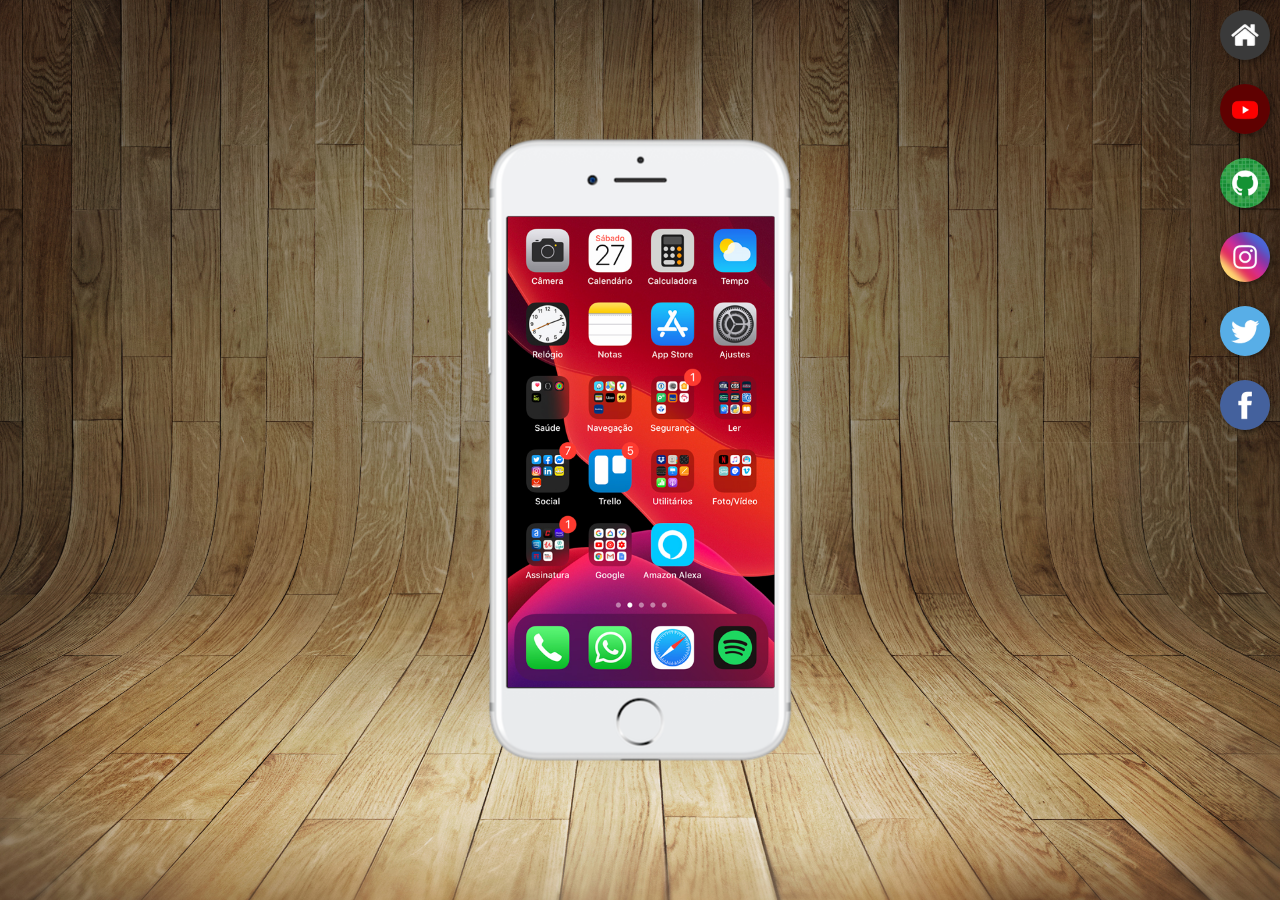
<file: index.html>
<!DOCTYPE html>
<html lang="pt-br">
<head>
    <meta charset="UTF-8">
    <meta name="viewport" content="width=device-width, initial-scale=1.0">
    <title>Projeto redes sociais</title>
    <link rel="shortcut icon" href="favicon.ico" type="image/x-icon">
    <link rel="stylesheet" href="estilos/style.css">
</head>
<body>
    <main>
        <section id="telefone">
            <iframe src="home.html" frameborder="0" name="tela" id="tela">
                <p>Navegador não é compativel com essa feature.</p>
            </iframe>
        </section>
        <section id="redes">
            <a href="home.html" target="tela">
                <img src="imagens/logo-home.jpg" alt="Home">
            </a> <br>
            <a href="youtube.html" target="tela">
                <img src="imagens/logo-youtube.jpg" alt="Youtube">
            </a>
            <a href="git.html" target="tela"> <br>
                <img src="imagens/logo-github.jpg" alt="Git hub">
            </a> <br>
            <a href="instagram.html" target="tela">
                <img src="imagens/logo-instagram.jpg" alt="instagram">
            </a> <br>
            <a href="twitter.html" target="tela">
                <img src="imagens/logo-twitter.jpg" alt="twitter">
            </a> <br>
            <a href="facebook.html" target="tela">
                <img src="imagens/logo-facebook.jpg" alt="facebook">
            </a>
        </section>
    </main>
</body>
</html>
</file>
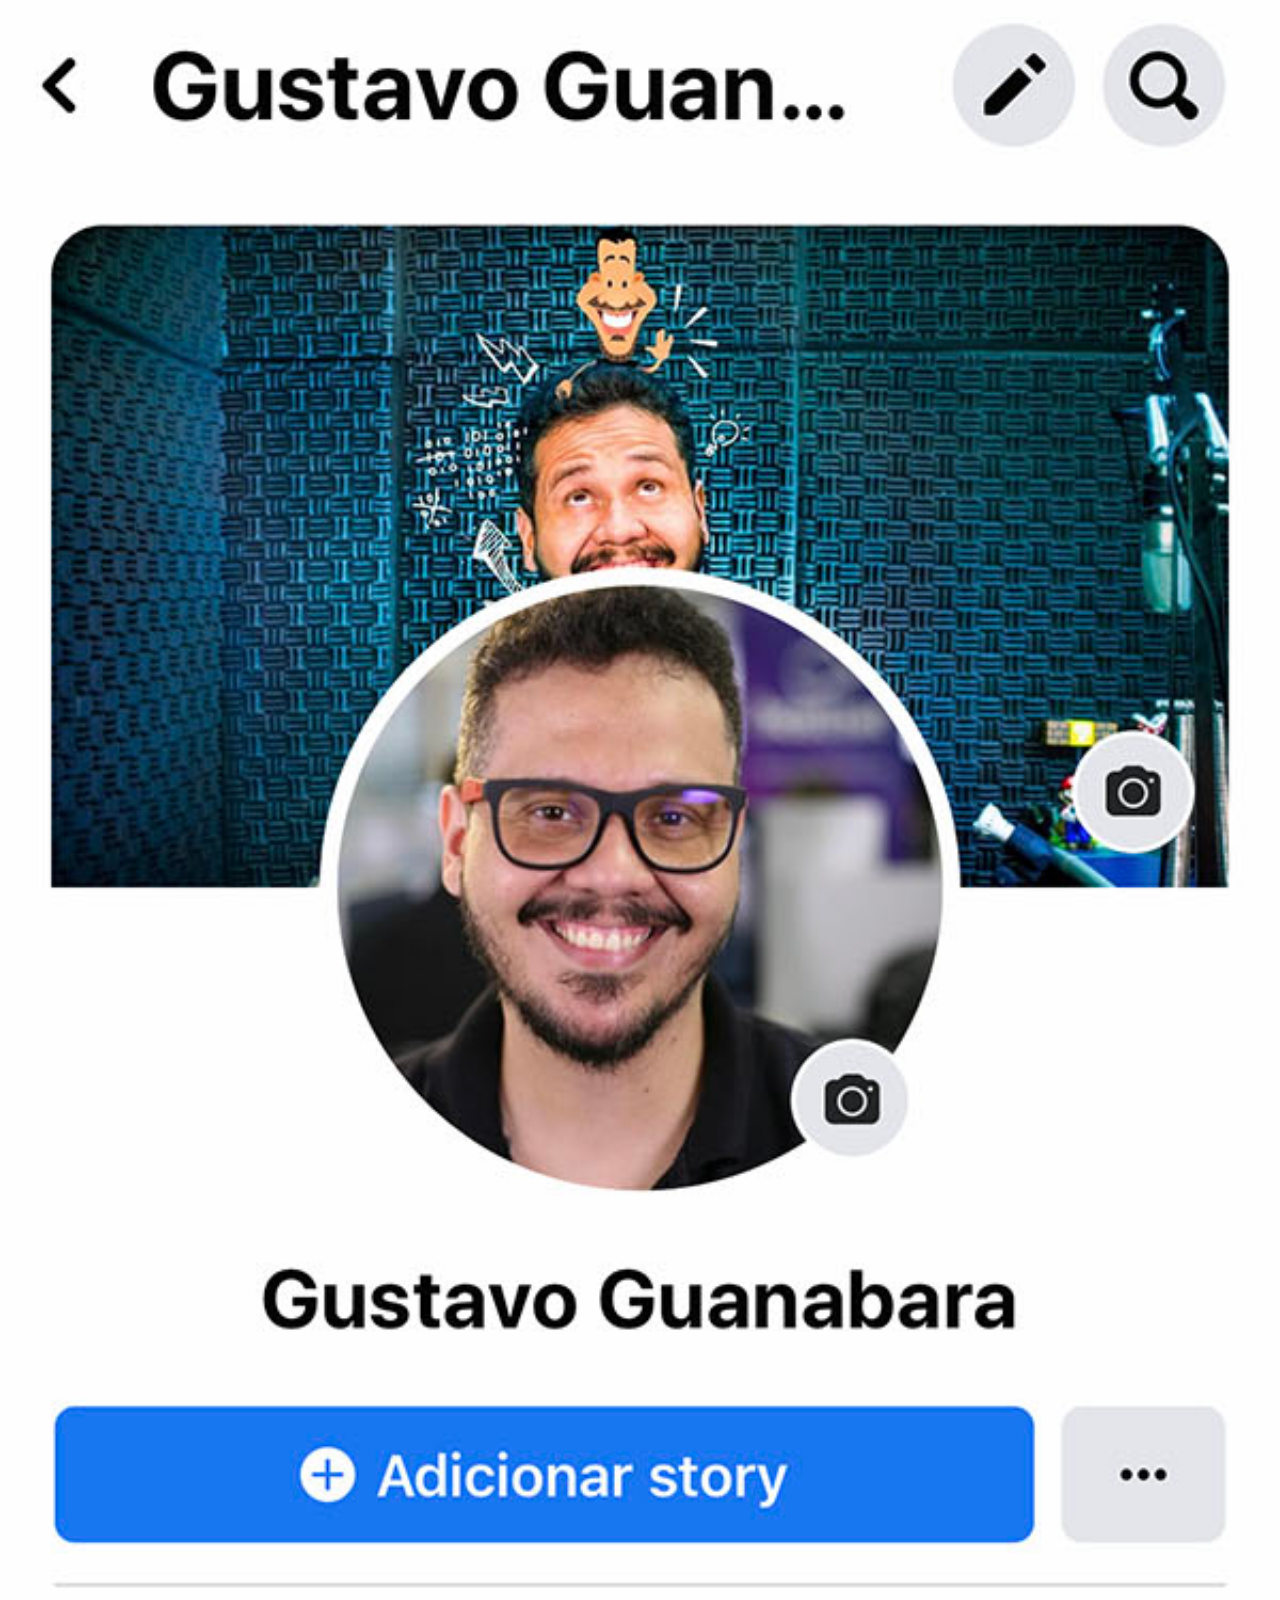
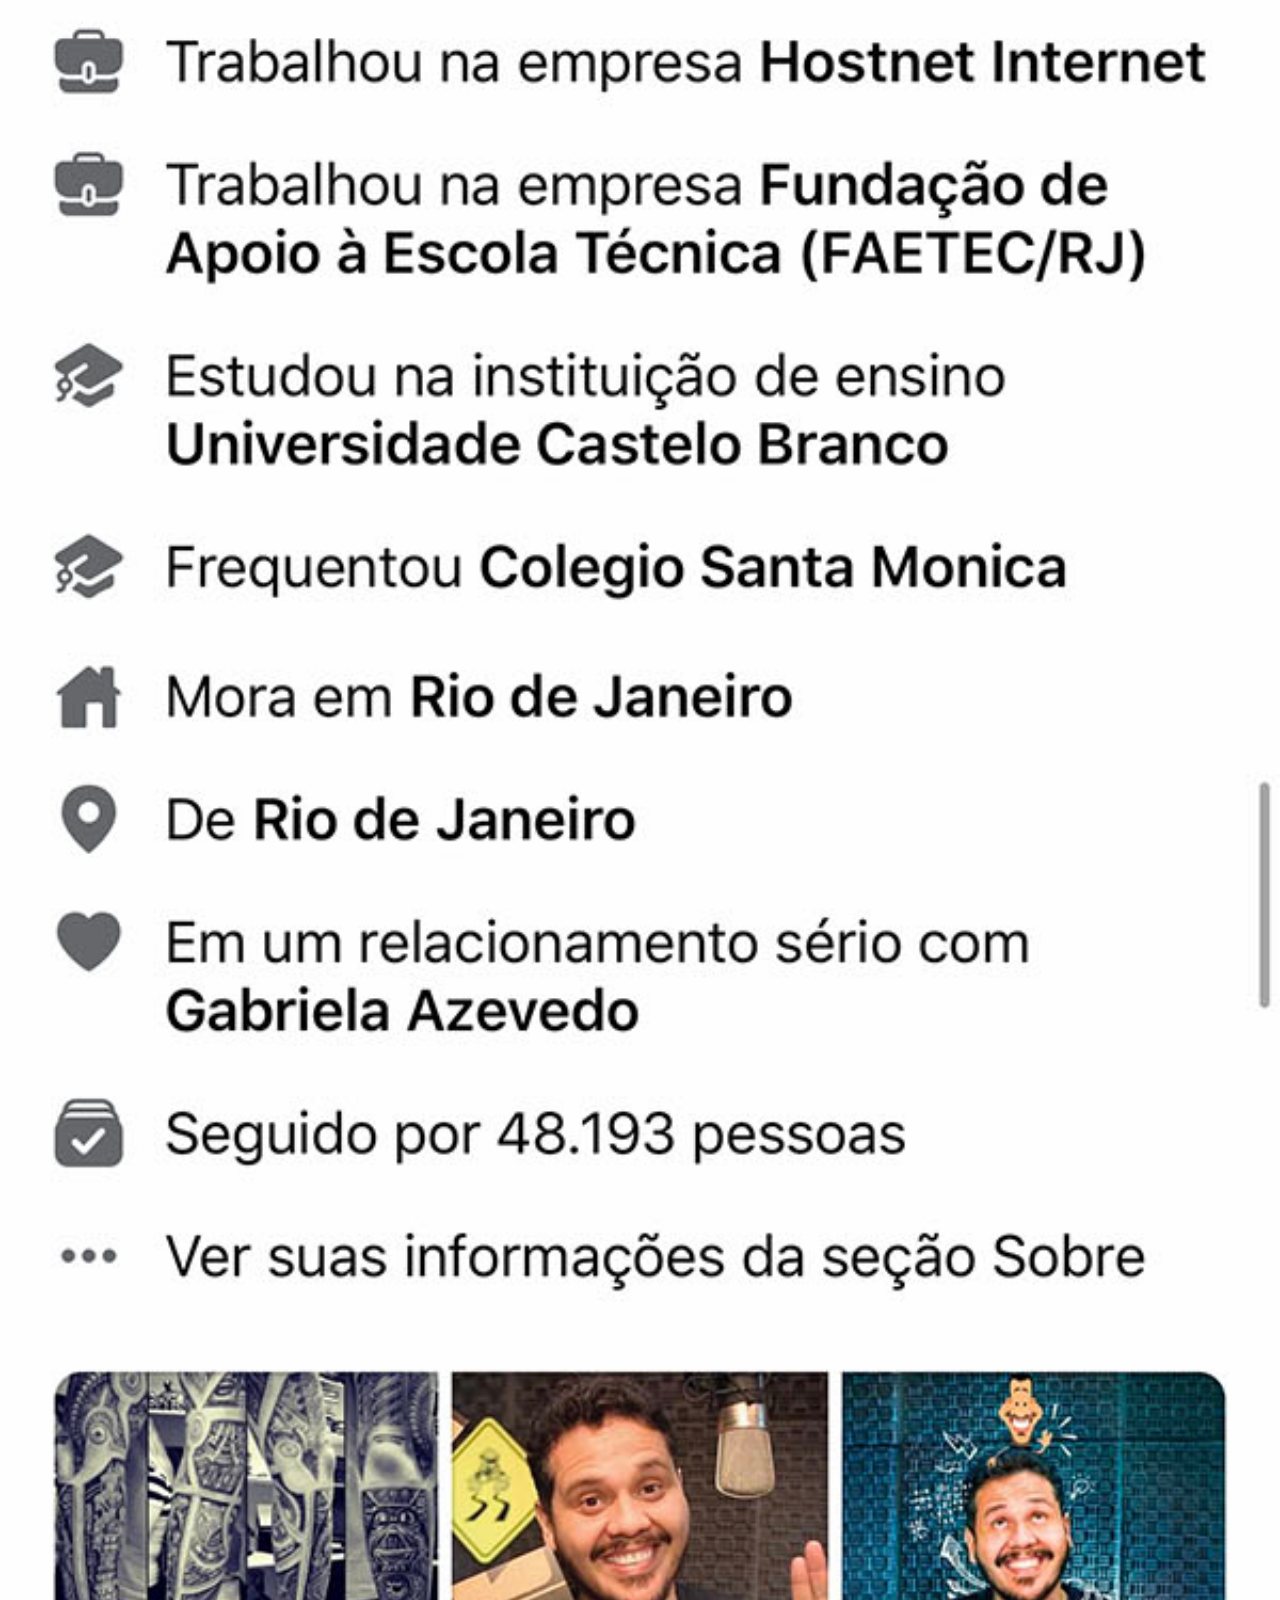
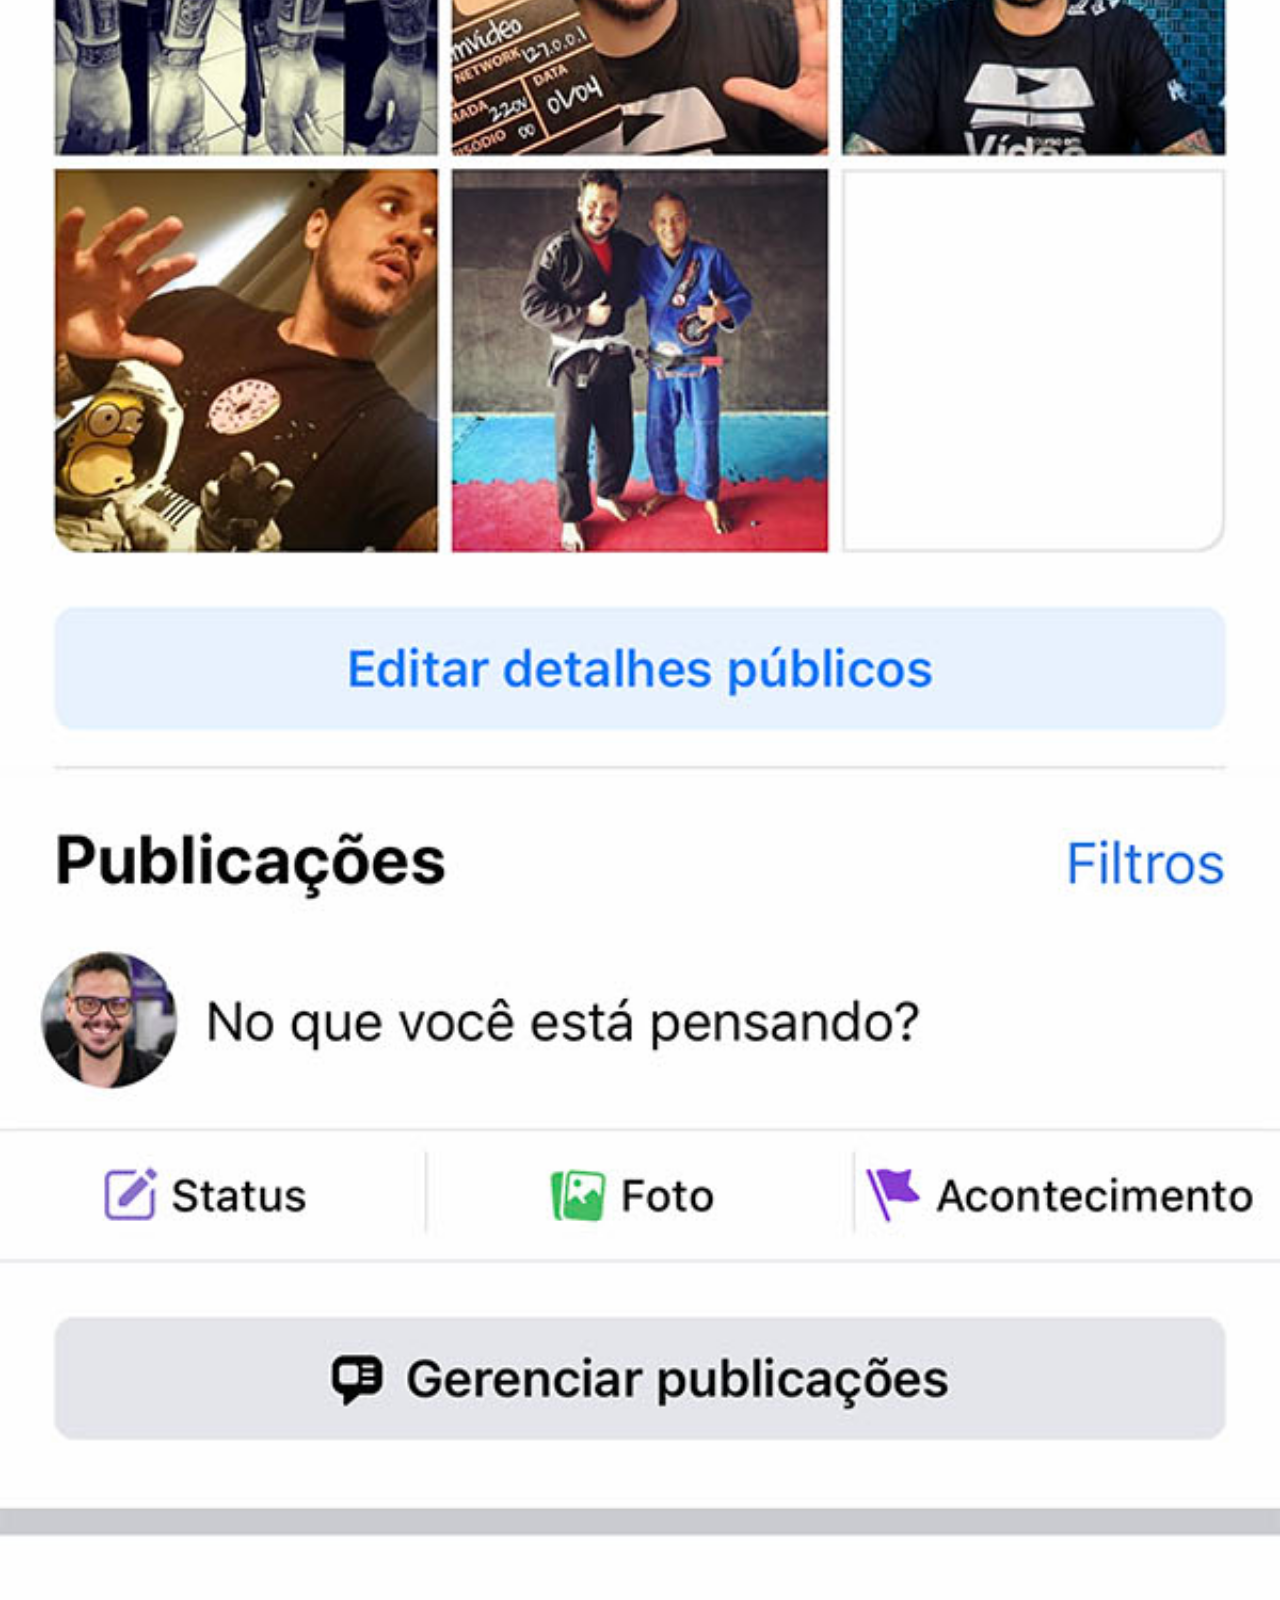
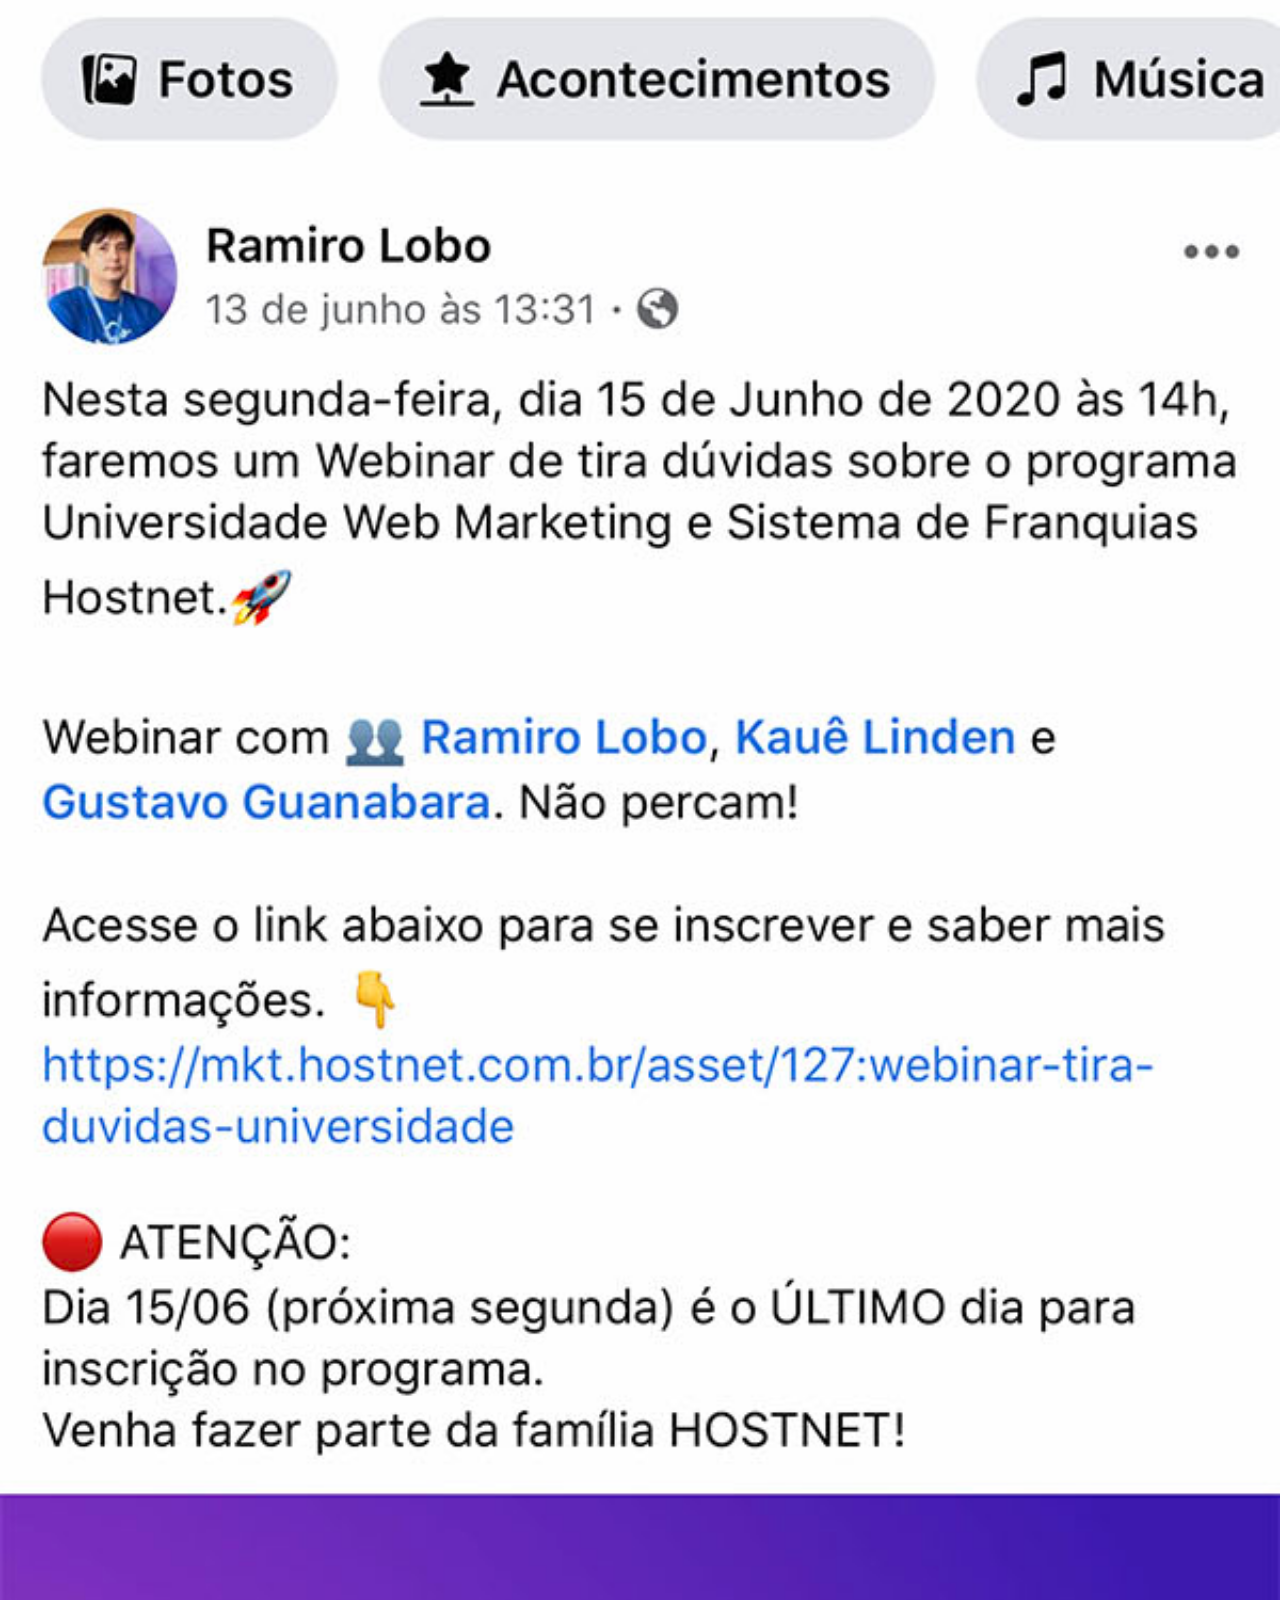
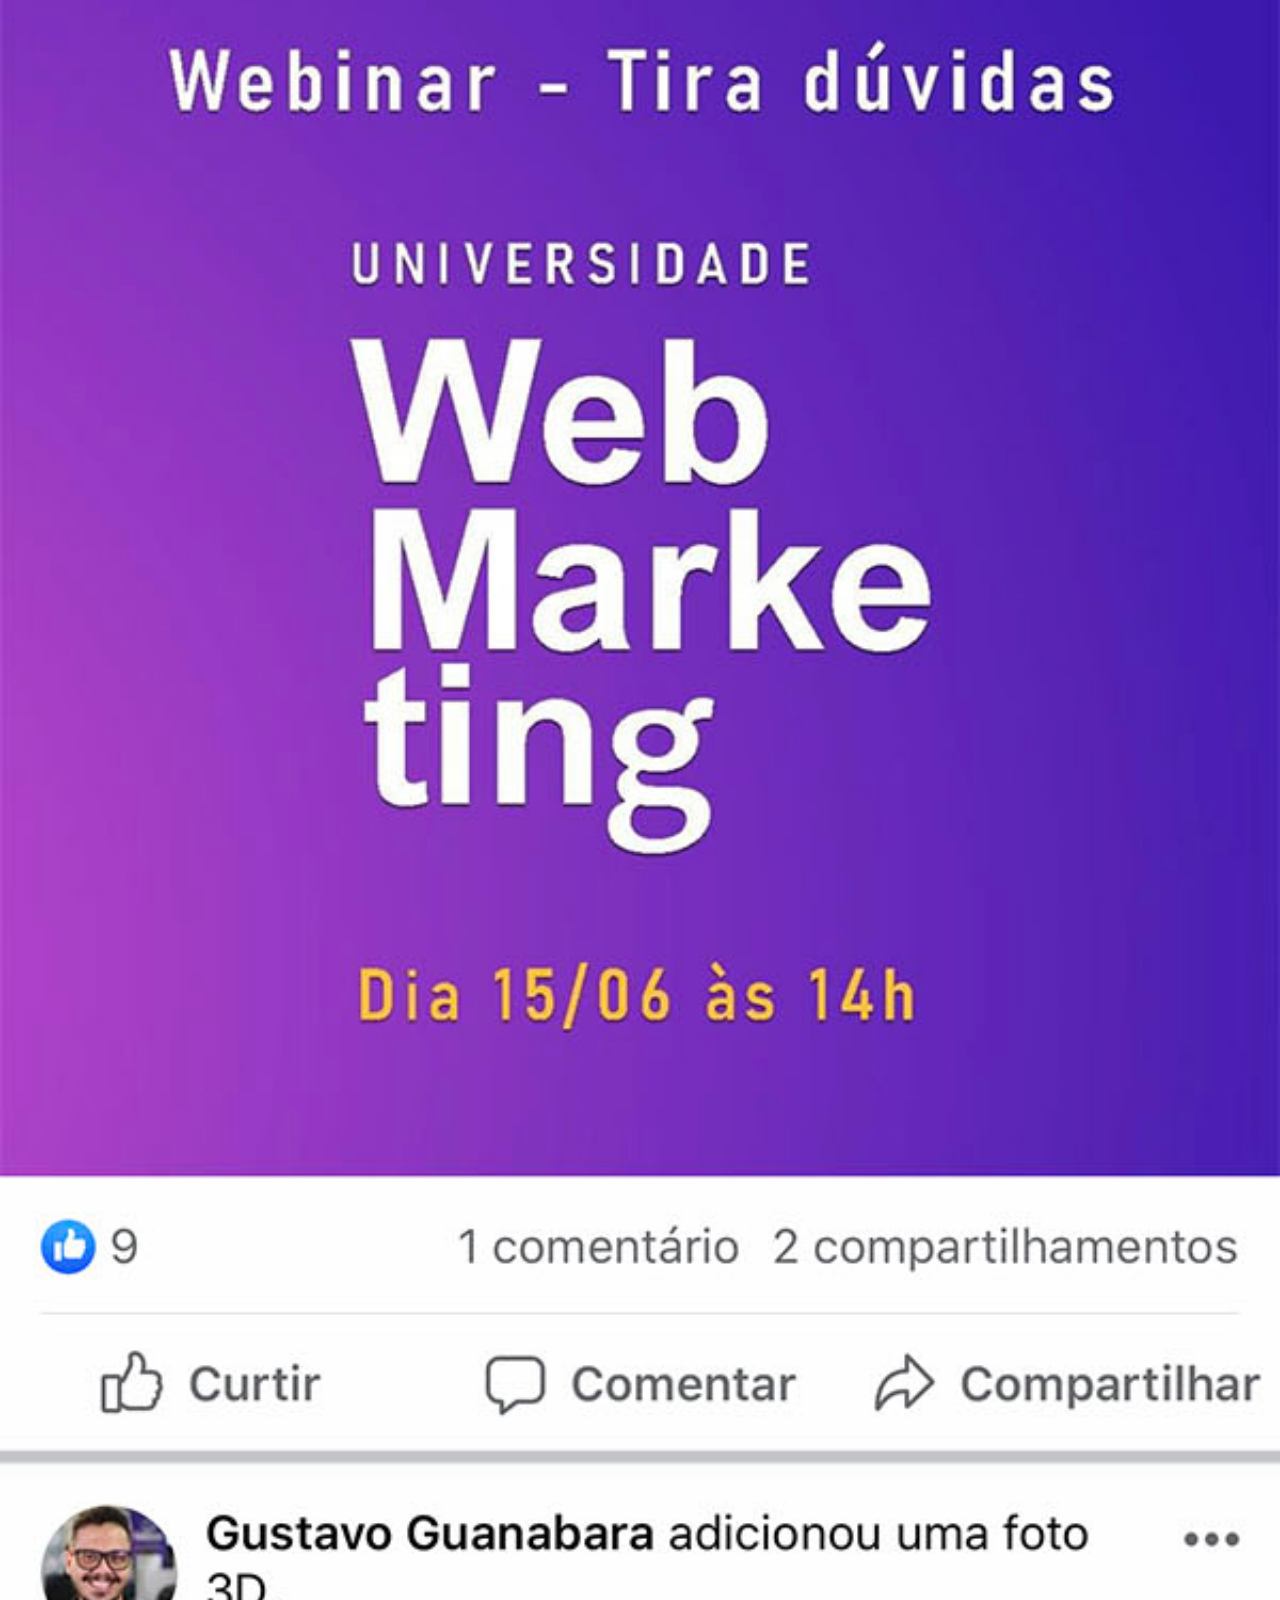
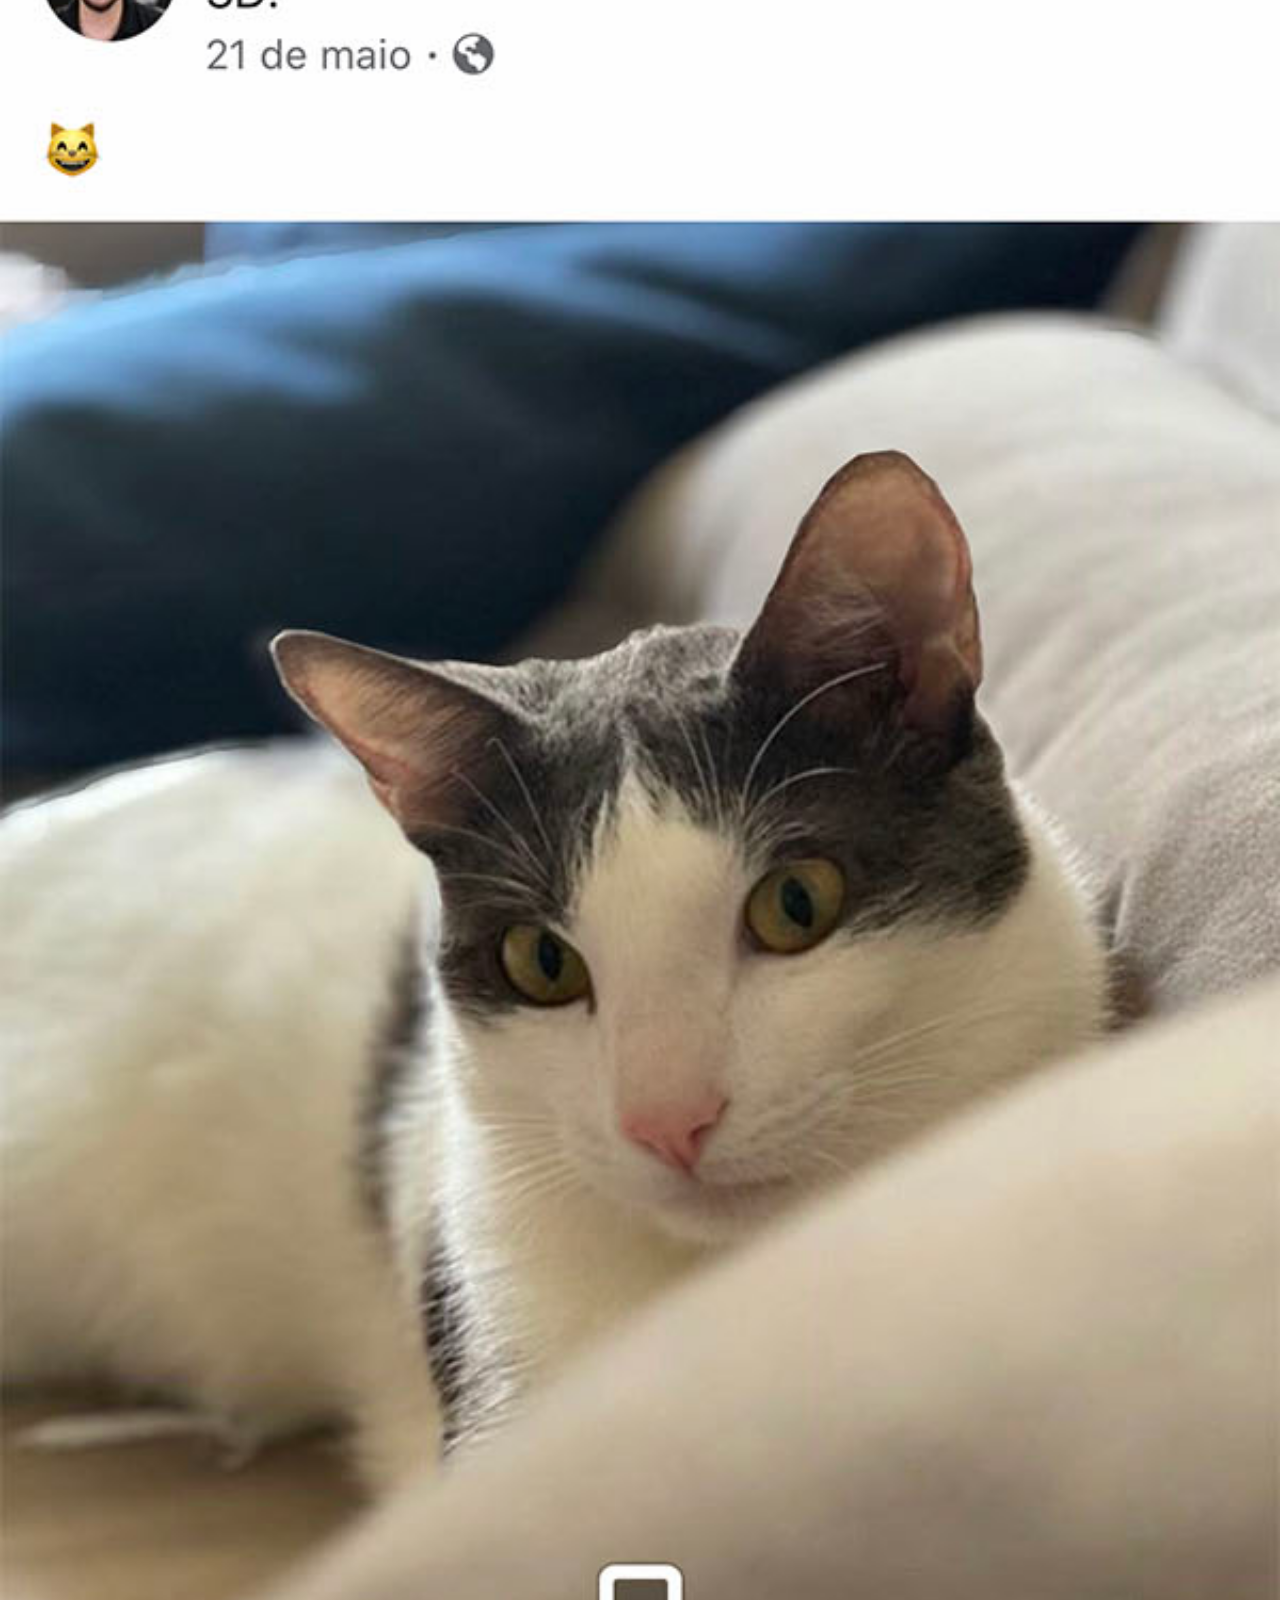
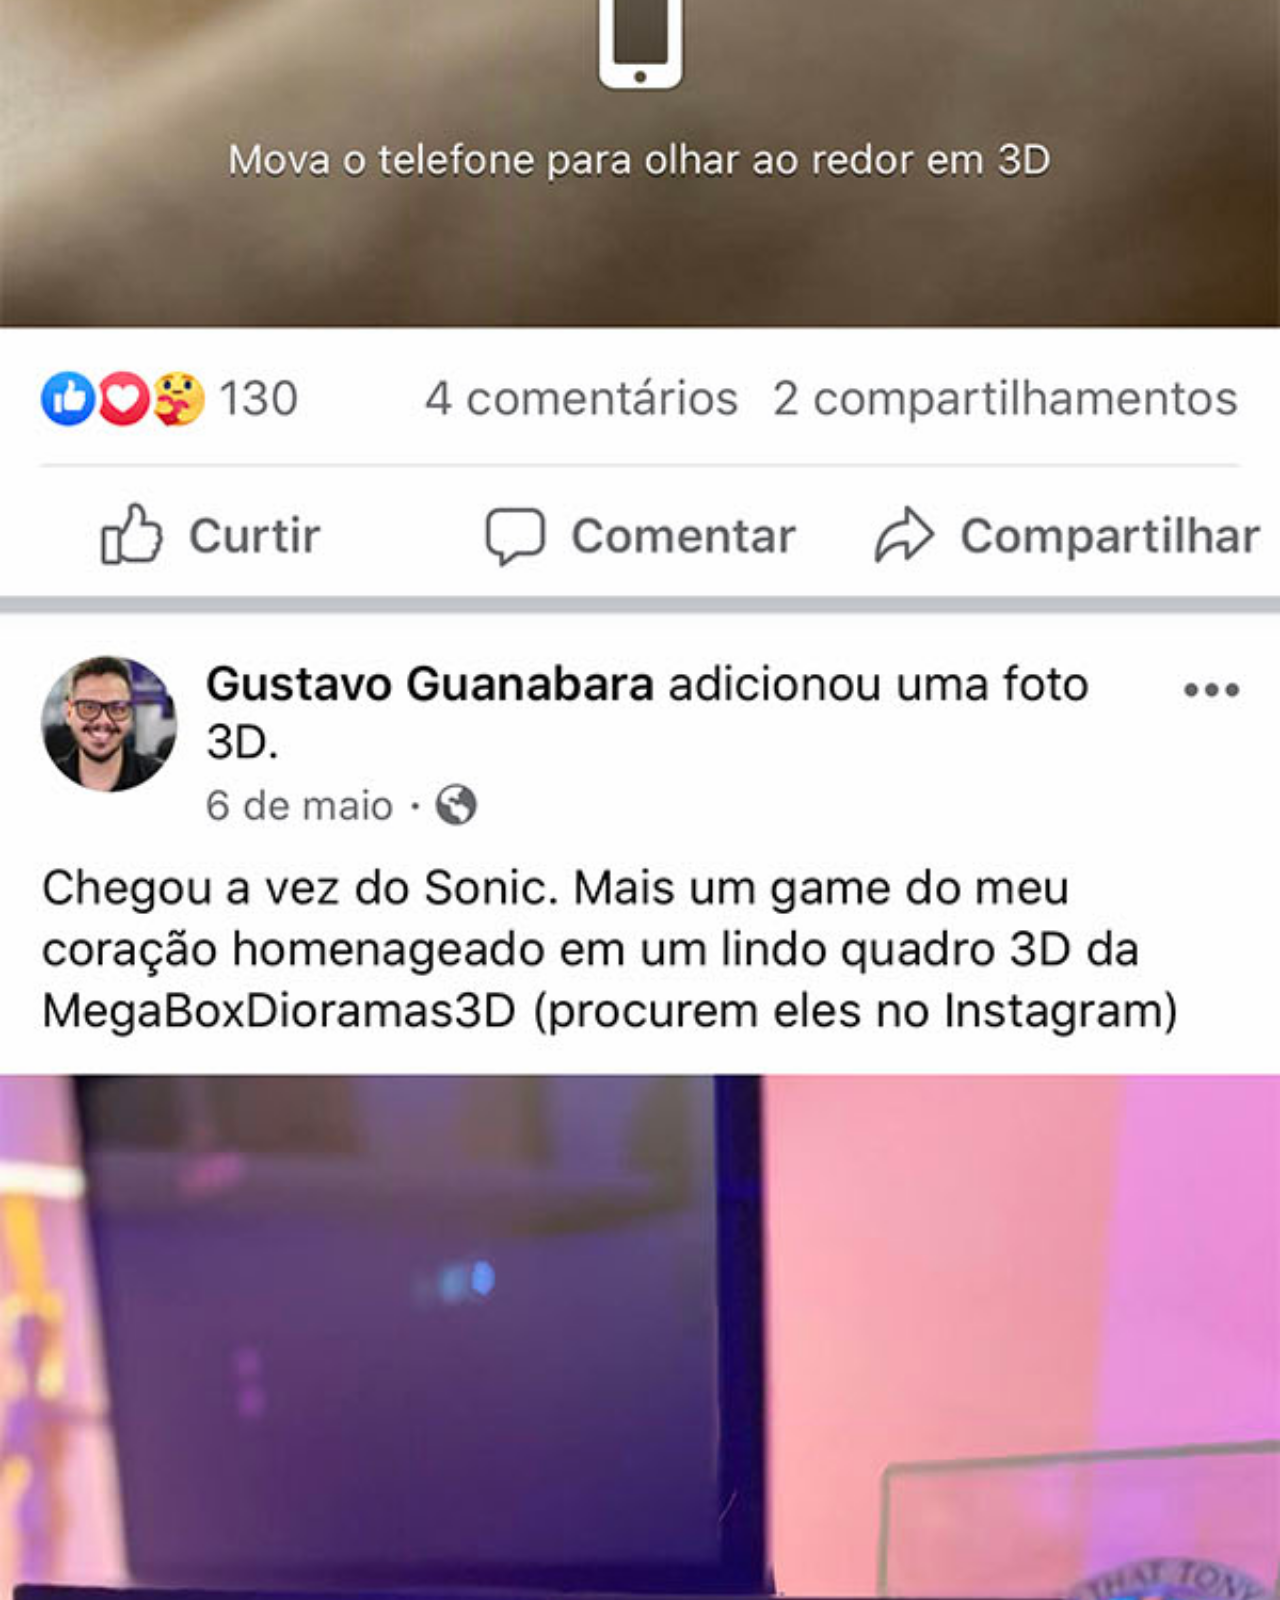
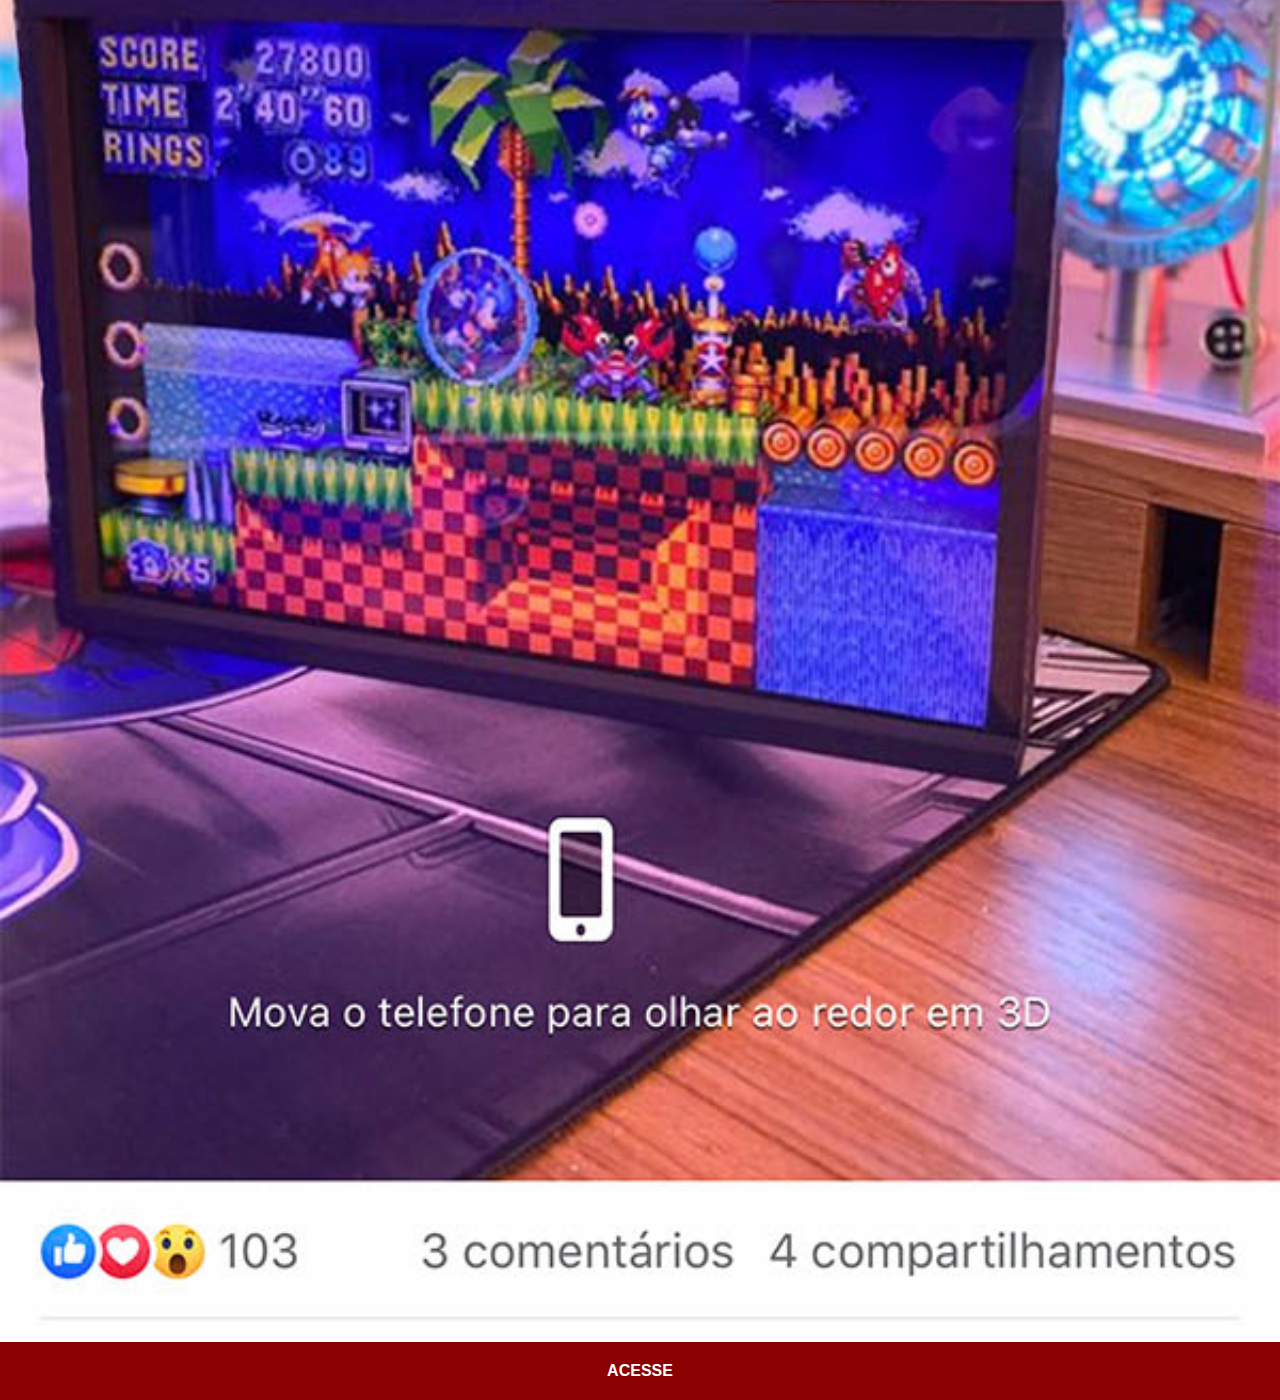
<file: facebook.html>
<!DOCTYPE html>
<html lang="pt-br">
<head>
    <meta charset="UTF-8">
    <meta name="viewport" content="width=device-width, initial-scale=1.0">
    <title>face</title>
    <link rel="stylesheet" href="estilos/estilo.css">
</head>
<body>
    <img src="imagens/tela-facebook.jpg" alt="Facebook">
    <a href="https://facebook.com">ACESSE</a>
</body>
</html>
</file>
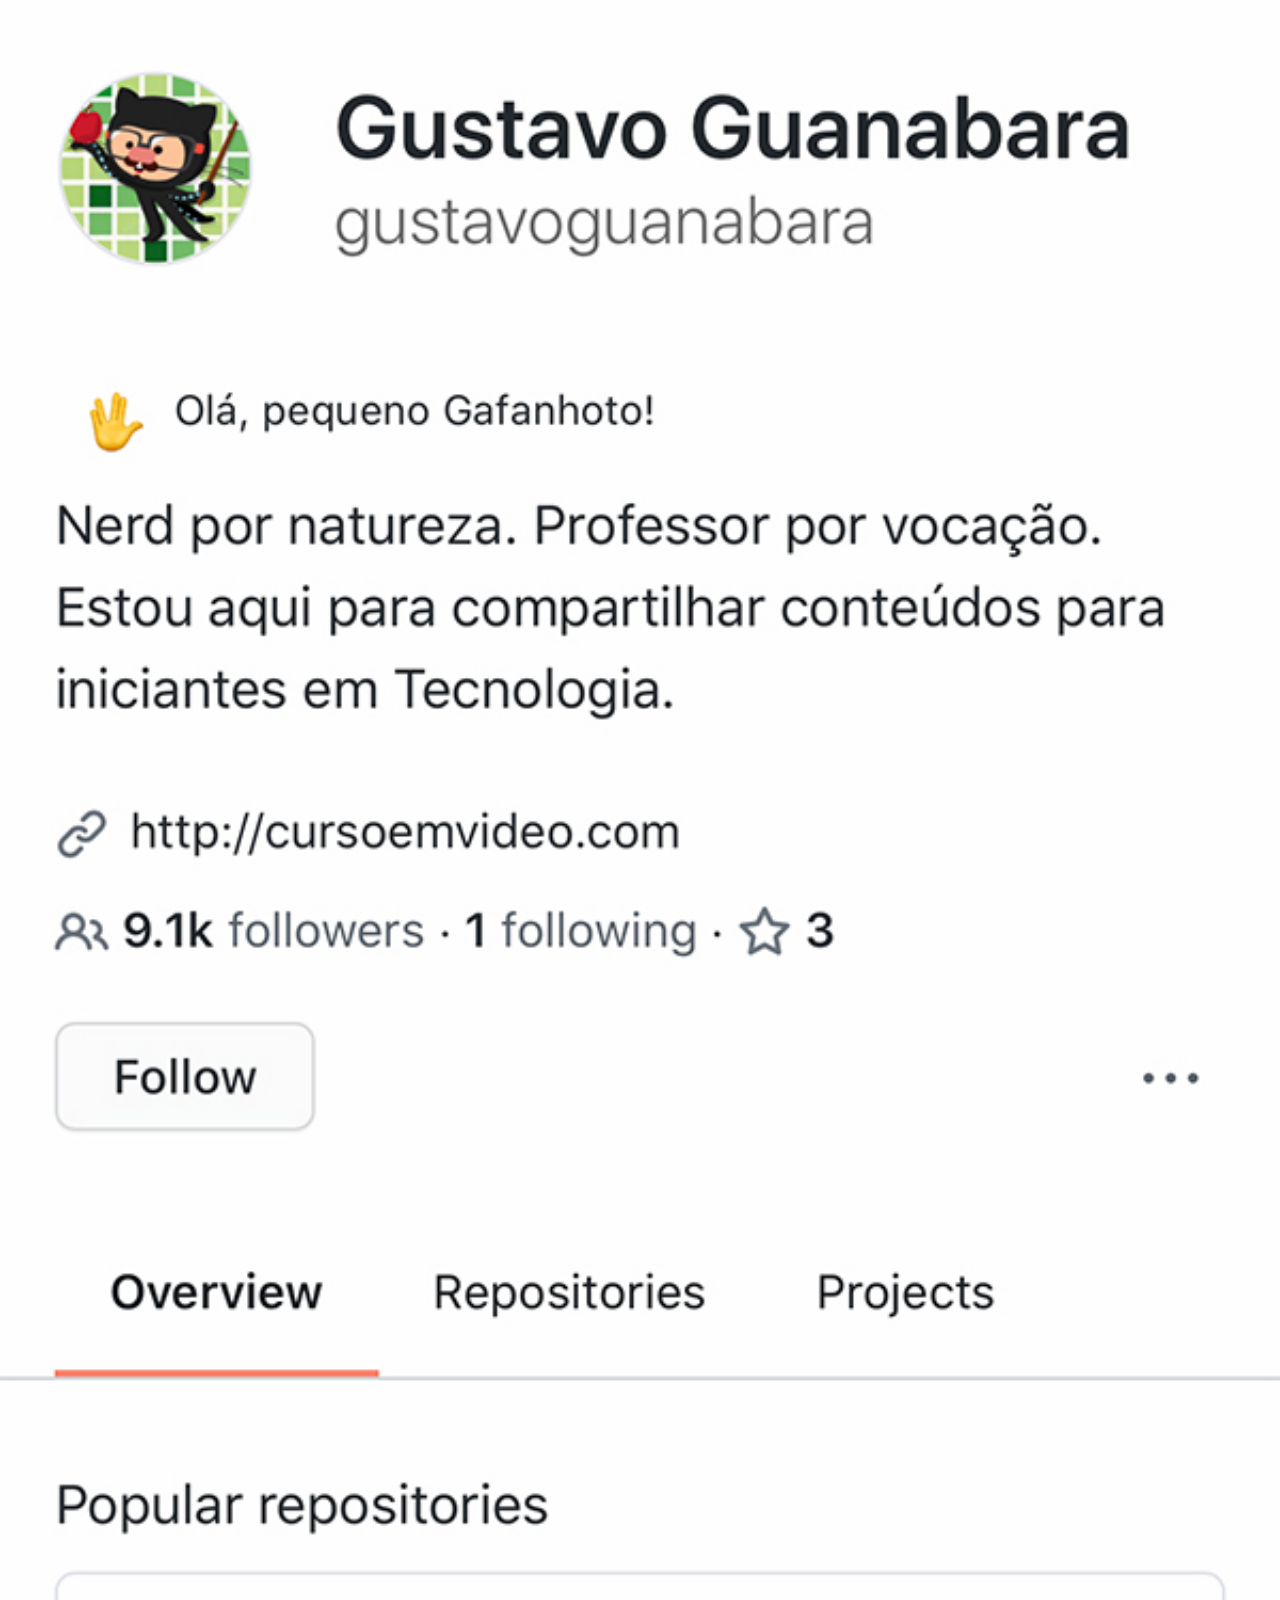
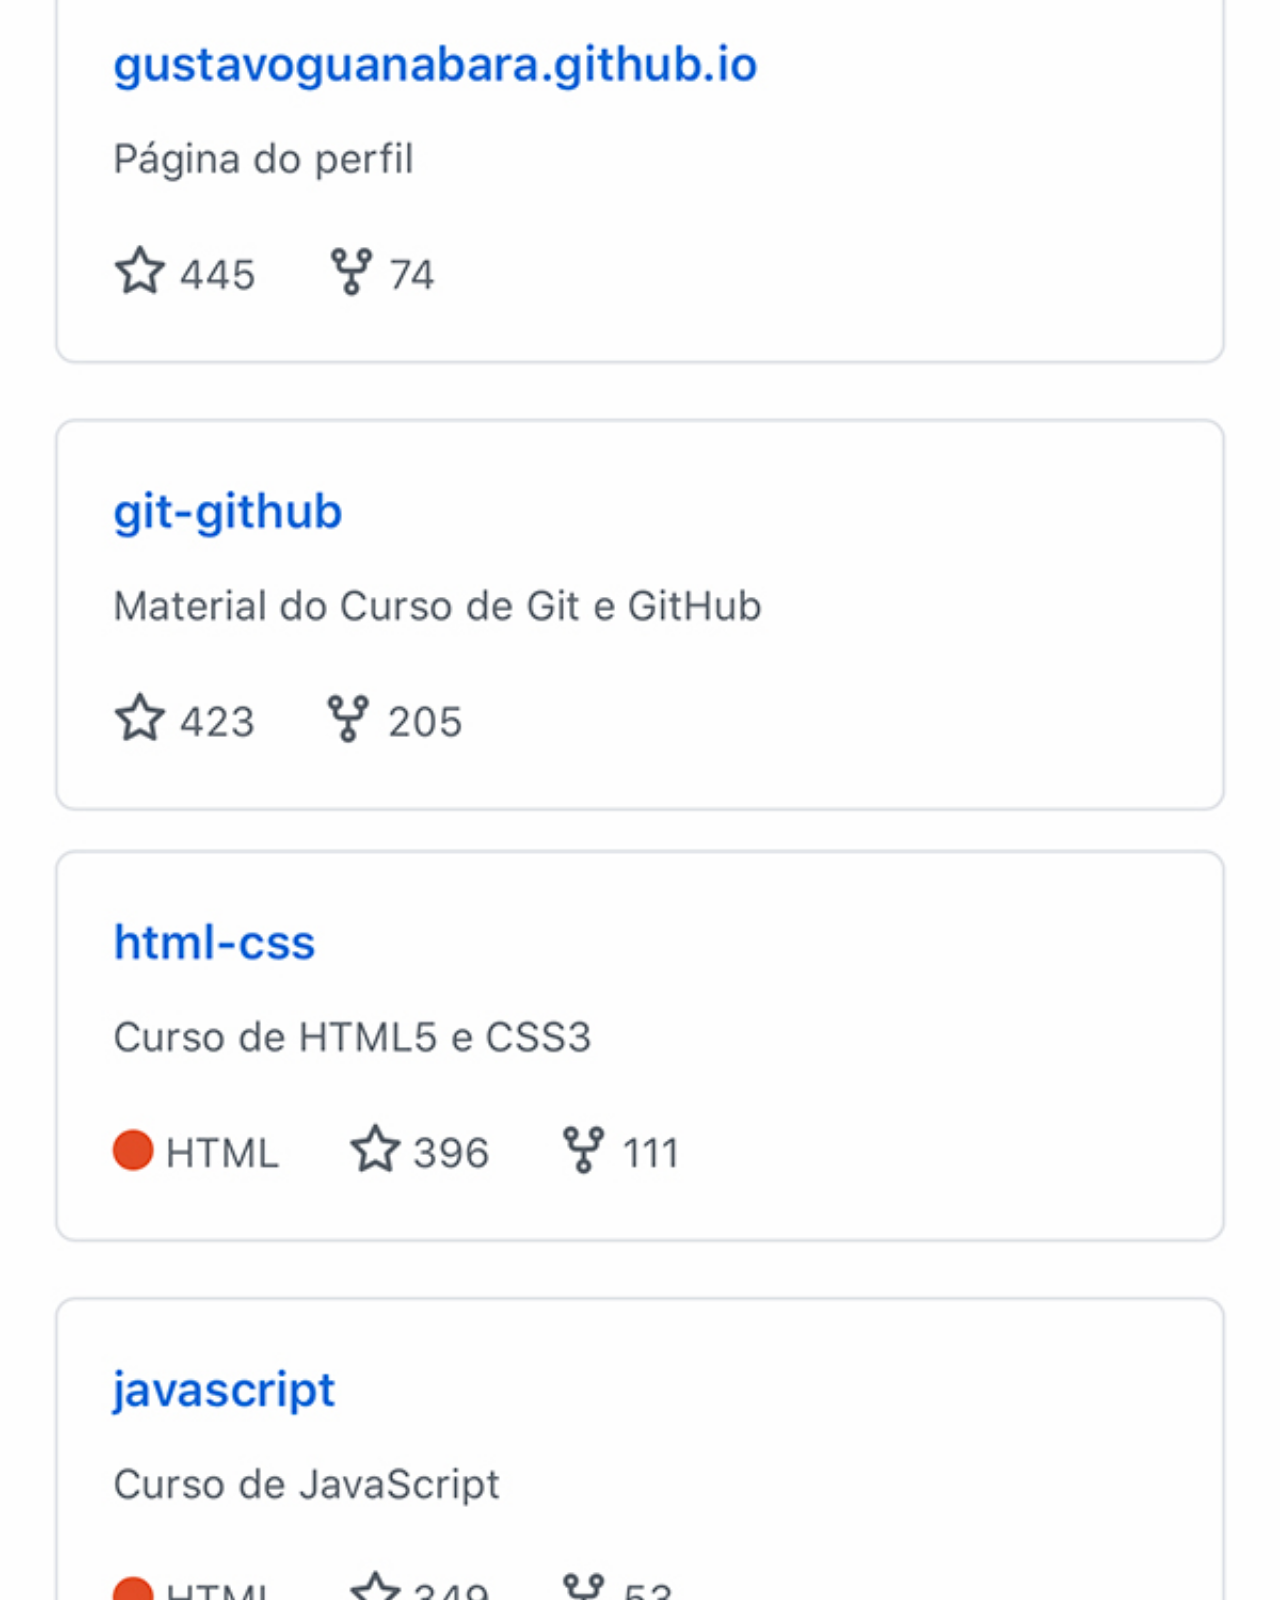
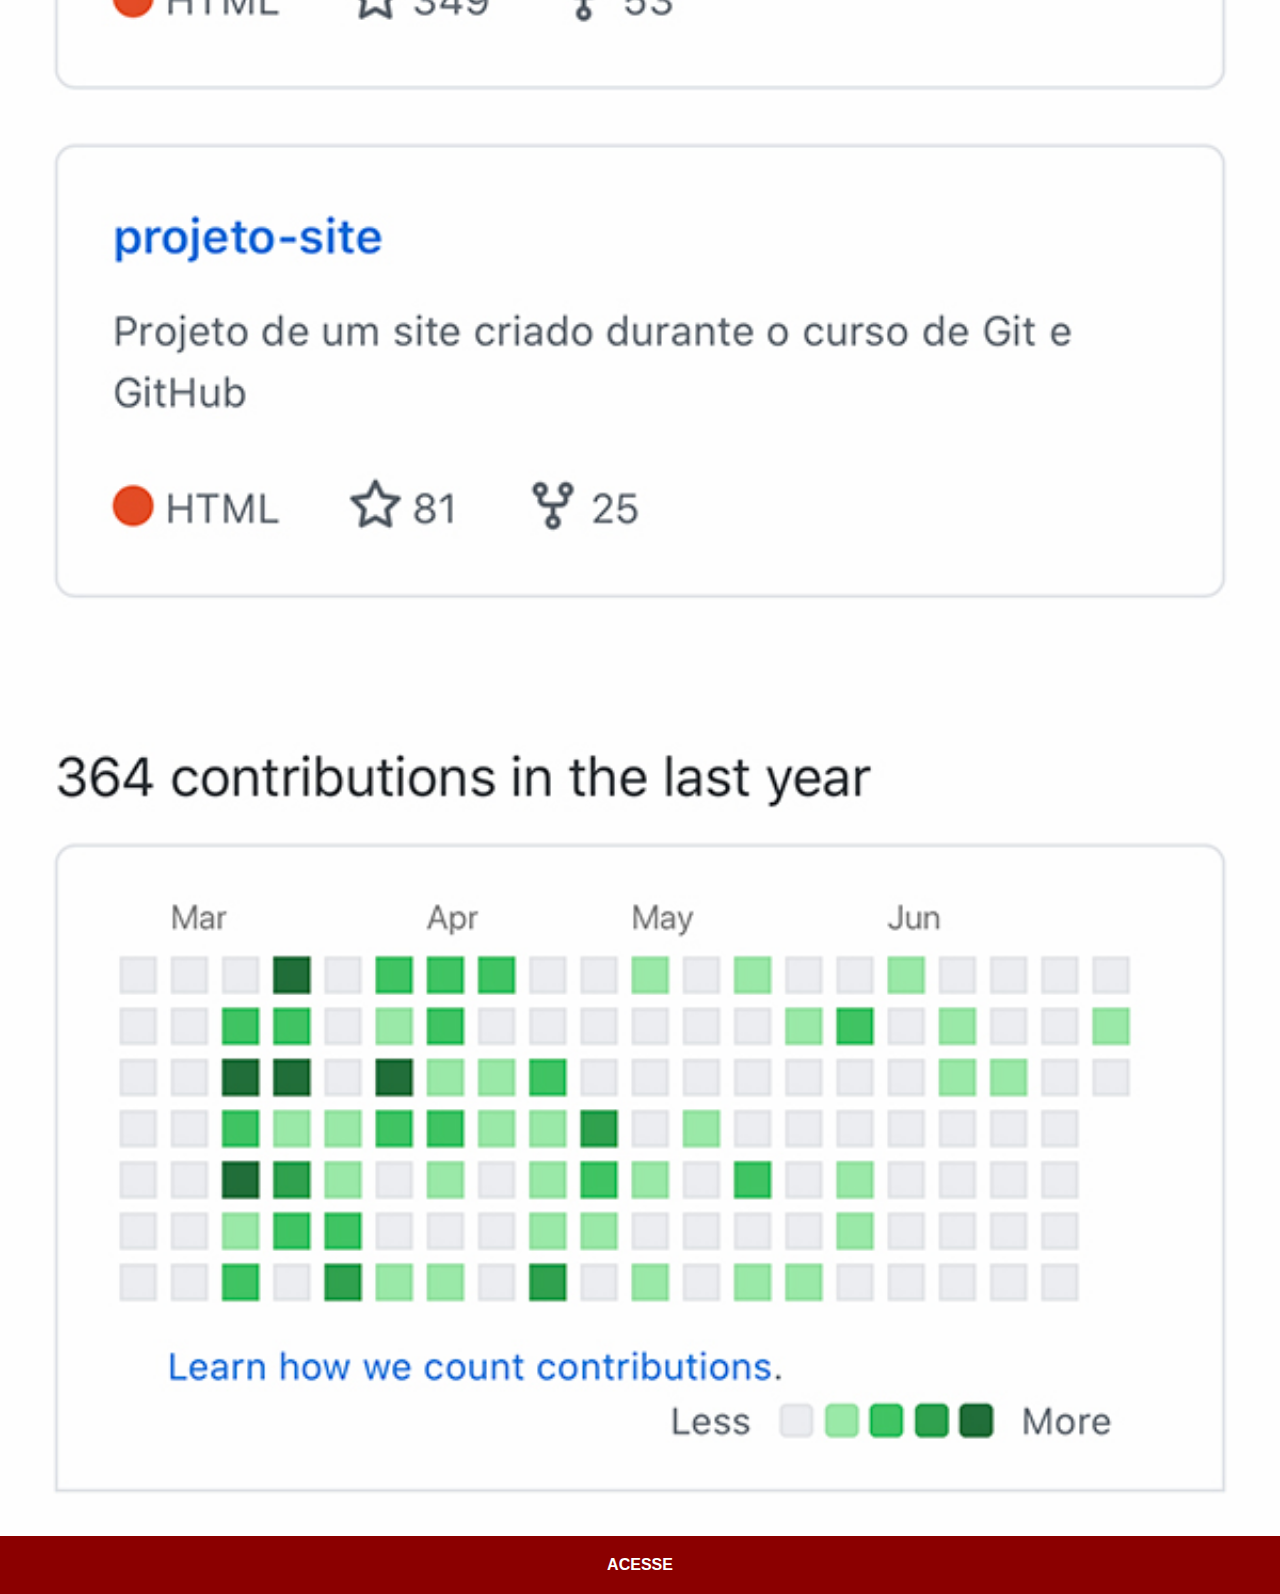
<file: git.html>
<!DOCTYPE html>
<html lang="pt-br">
<head>
    <meta charset="UTF-8">
    <meta name="viewport" content="width=device-width, initial-scale=1.0">
    <title>Github</title>
    <link rel="stylesheet" href="estilos/estilo.css">
</head>
<body>
    <img src="imagens/tela-github.jpg" alt="Github">
    <a href="https://github.com/gustavoguanabara/" target="_blank">ACESSE</a>
</body>
</html>
</file>
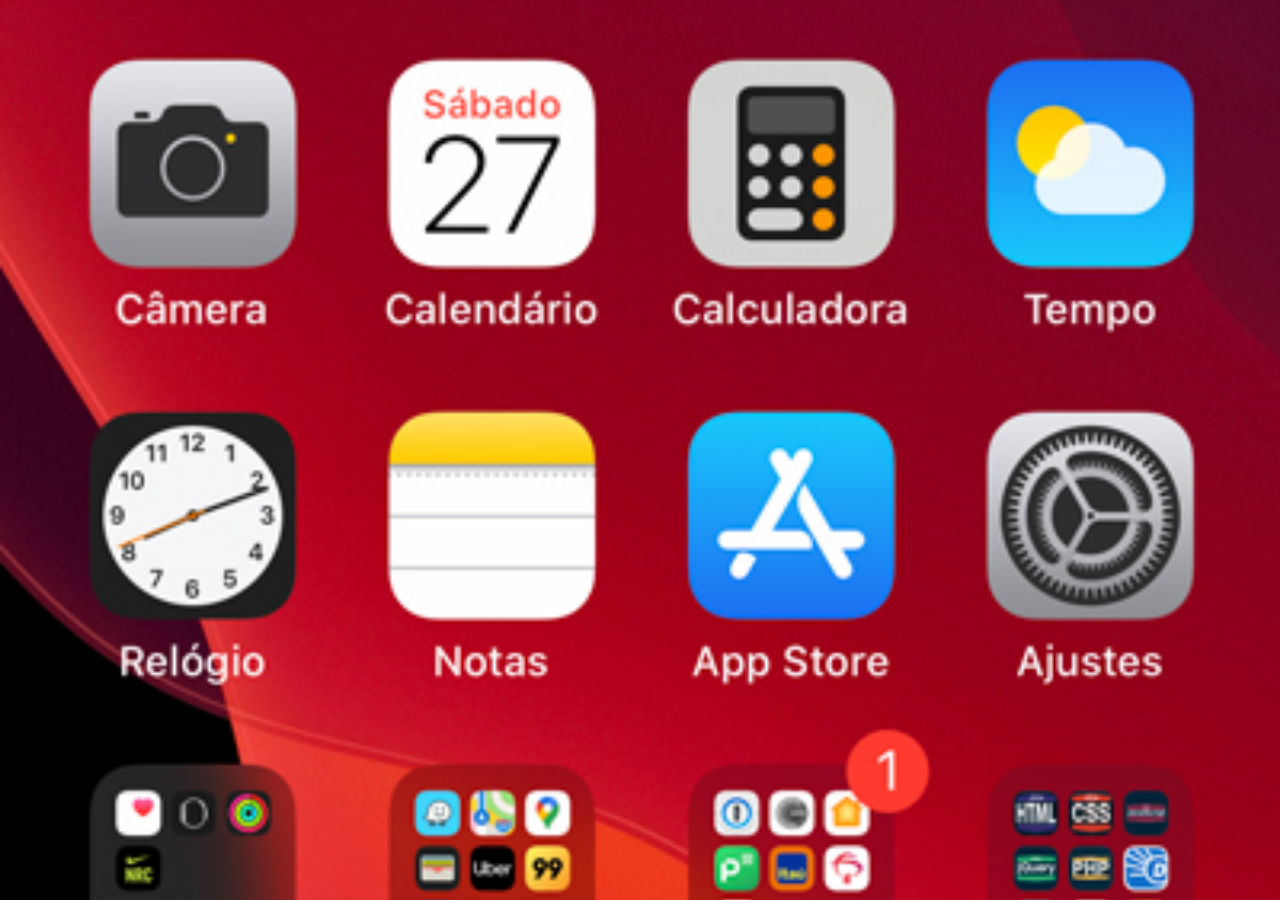
<file: home.html>
<!DOCTYPE html>
<html lang="pt-br">
<head>
    <meta charset="UTF-8">
    <meta name="viewport" content="width=device-width, initial-scale=1.0">
    <title>Home</title>
    <style>
        *{
            margin: 0;
            padding: 0;
        }

        body{
            width: 100vw;
            height: 100vh;
            background: black url('imagens/tela-home.jpg') no-repeat top center;
            background-size: cover;
        }
    </style>
</head>
<body>
    
</body>
</html>
</file>
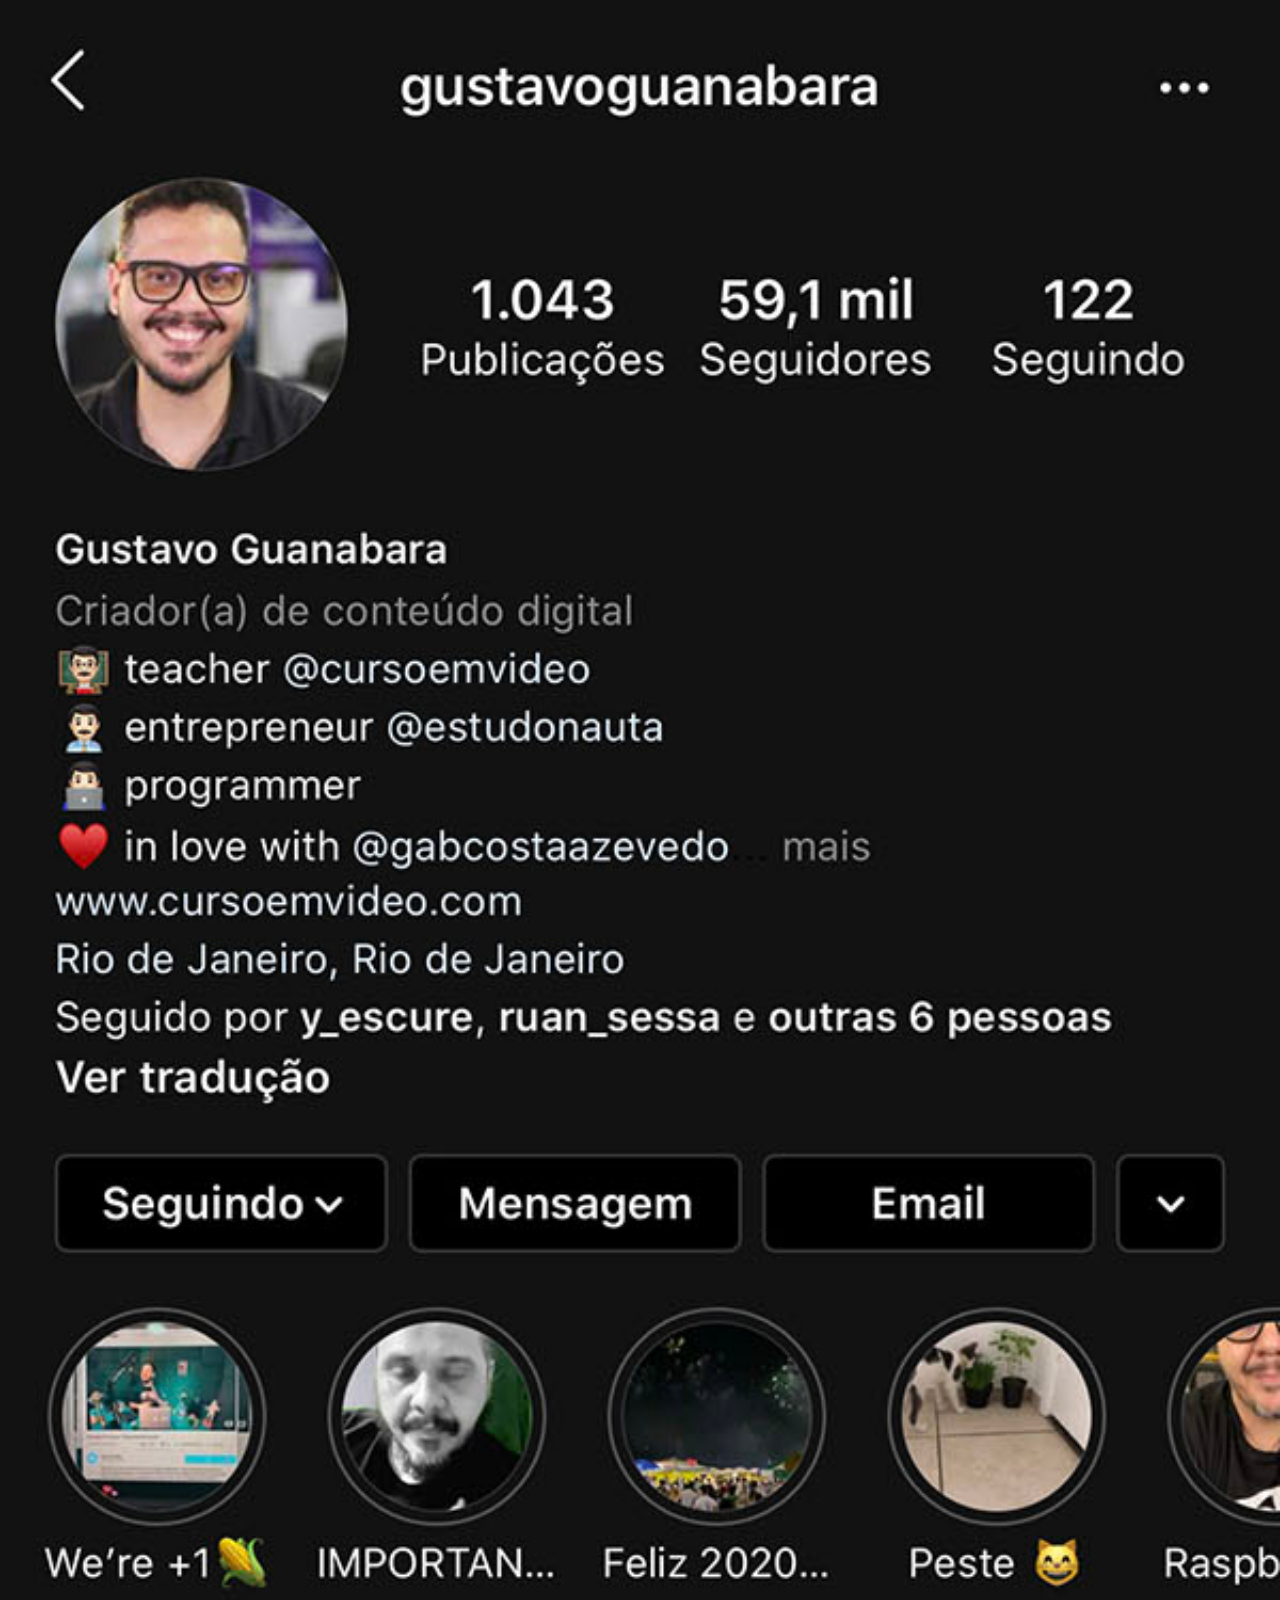
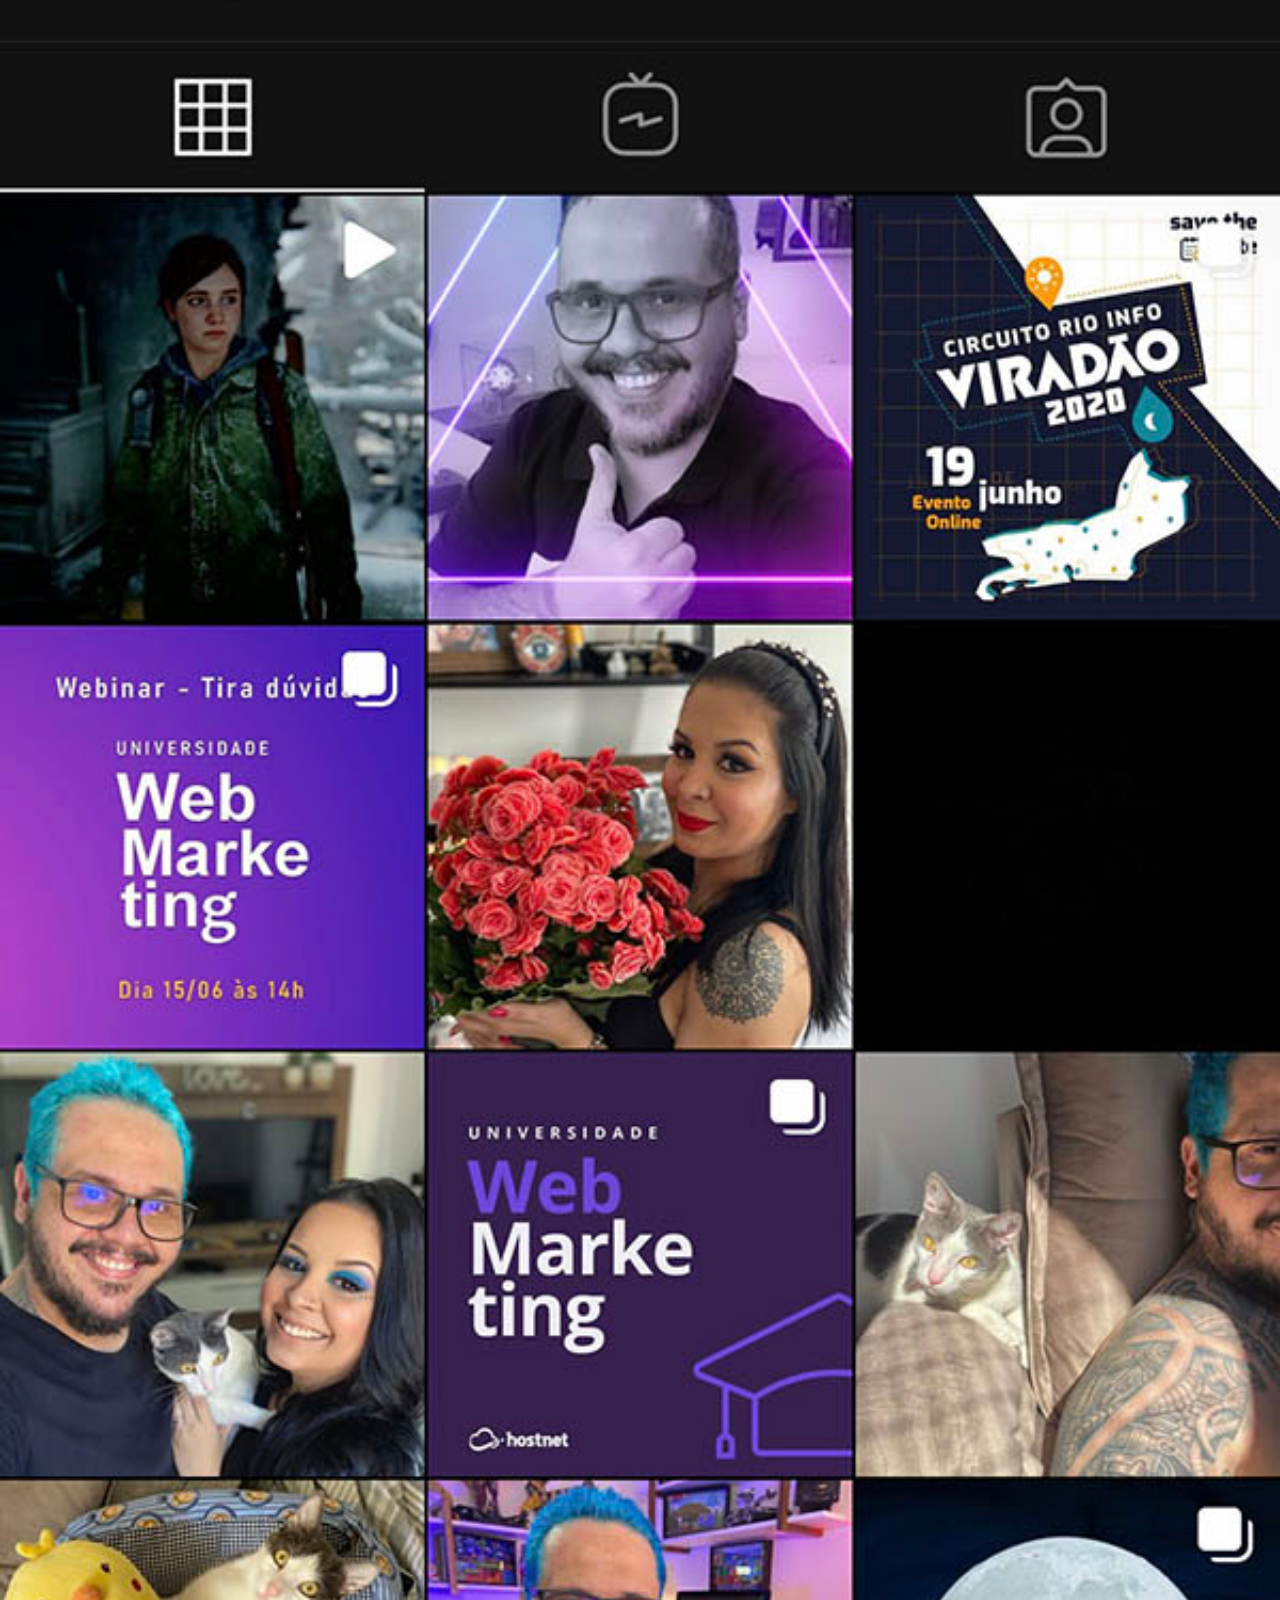
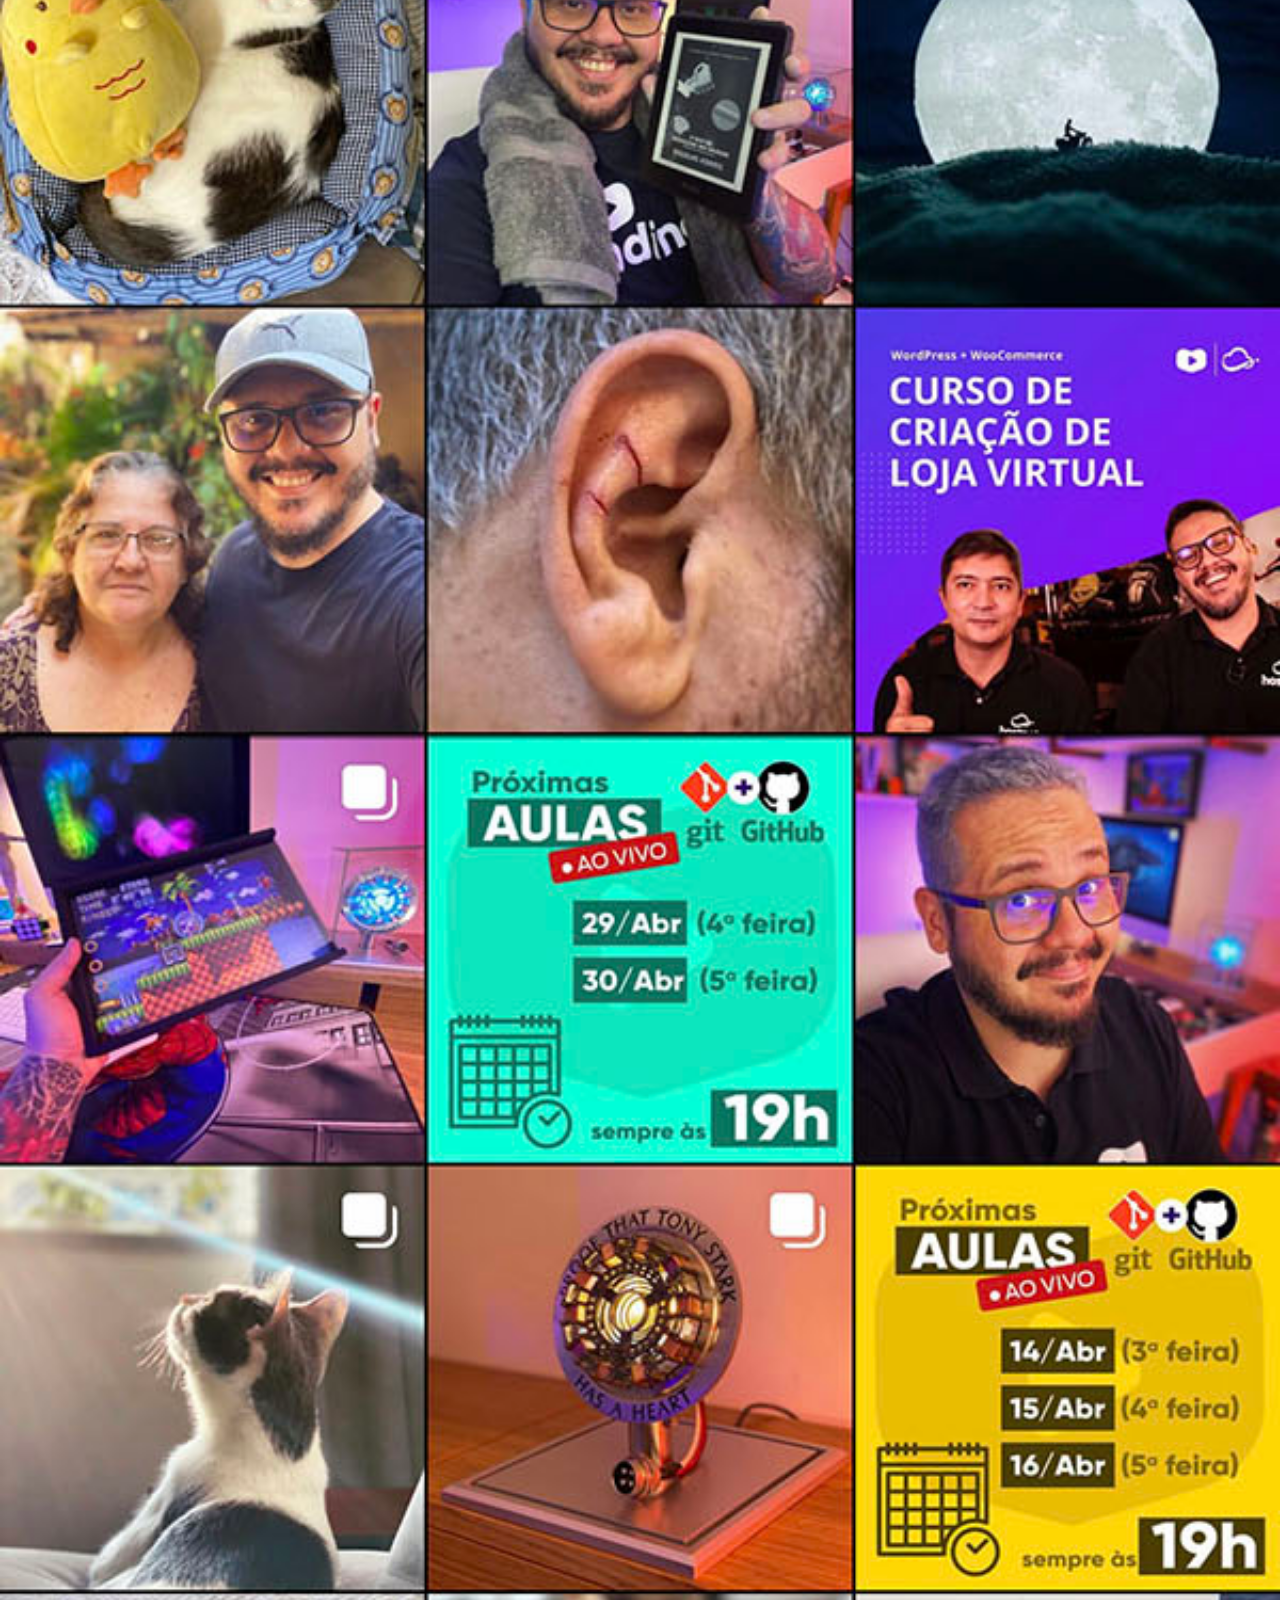
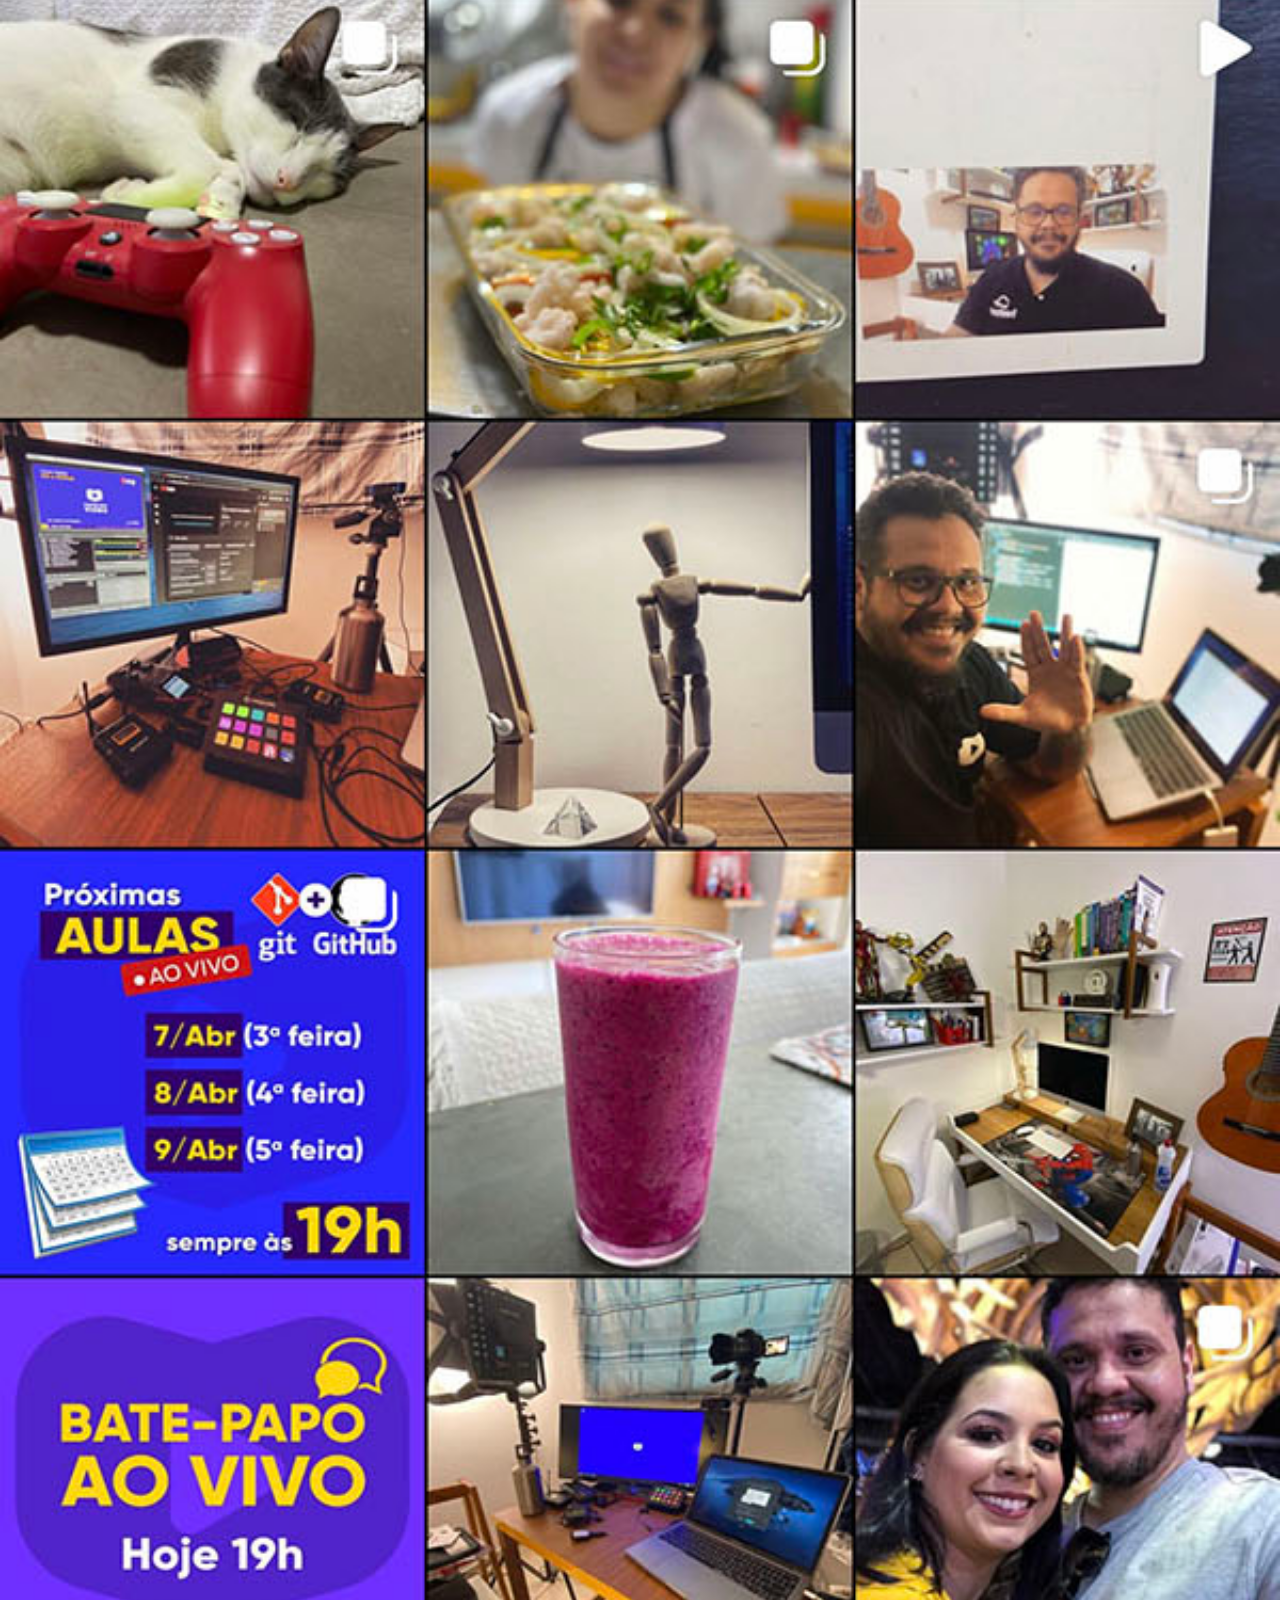
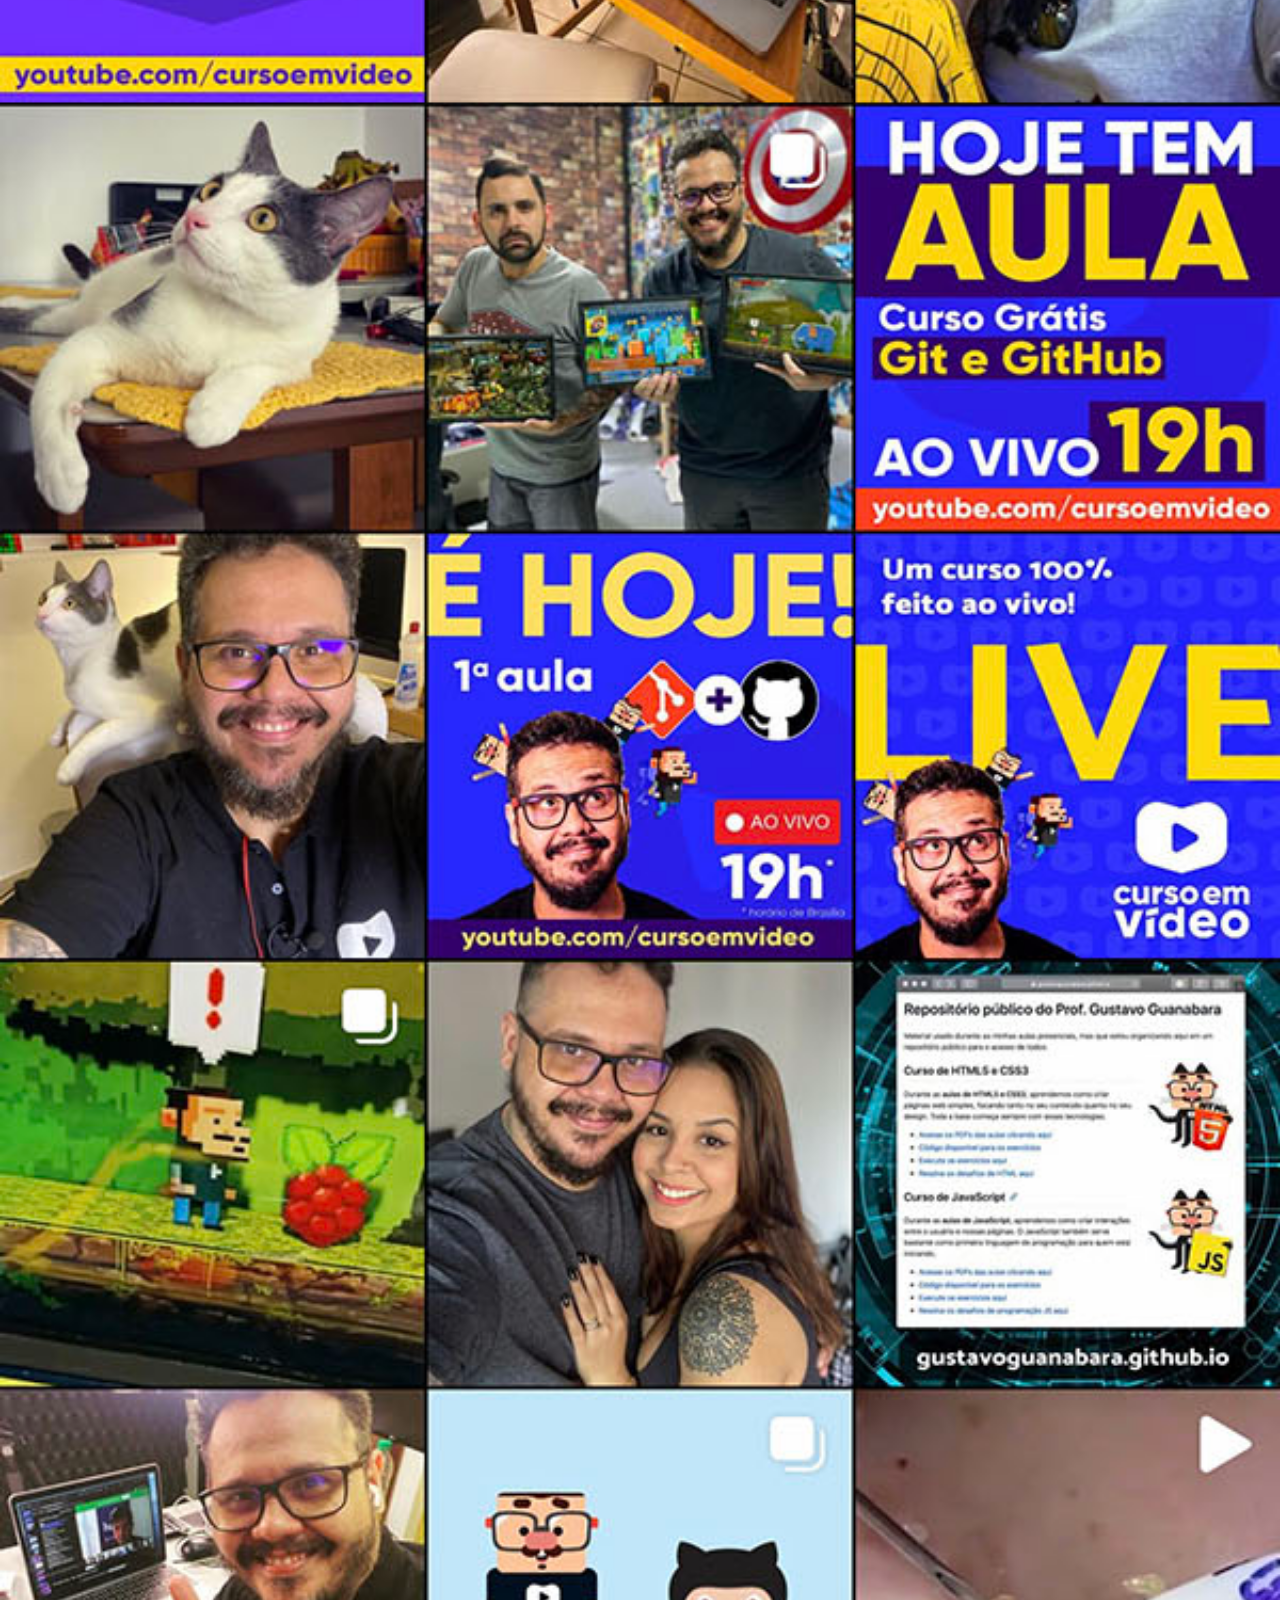
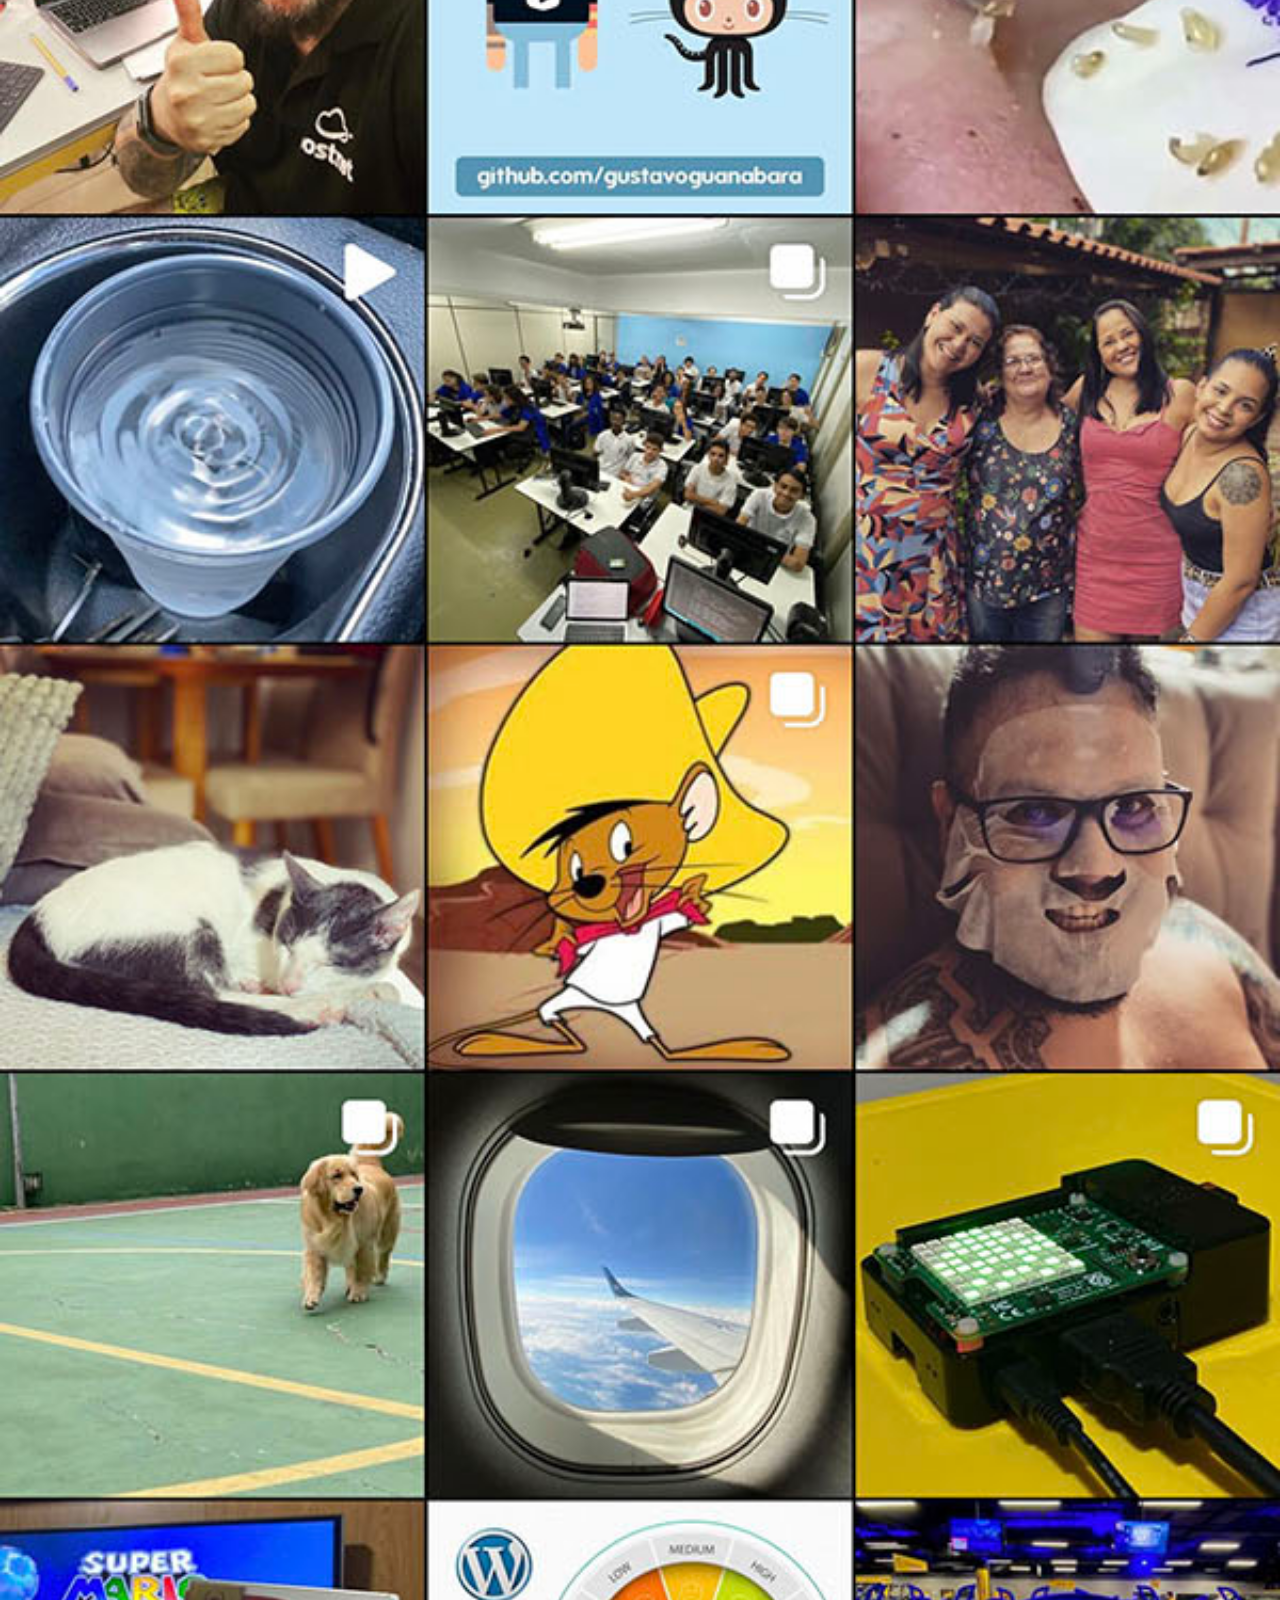
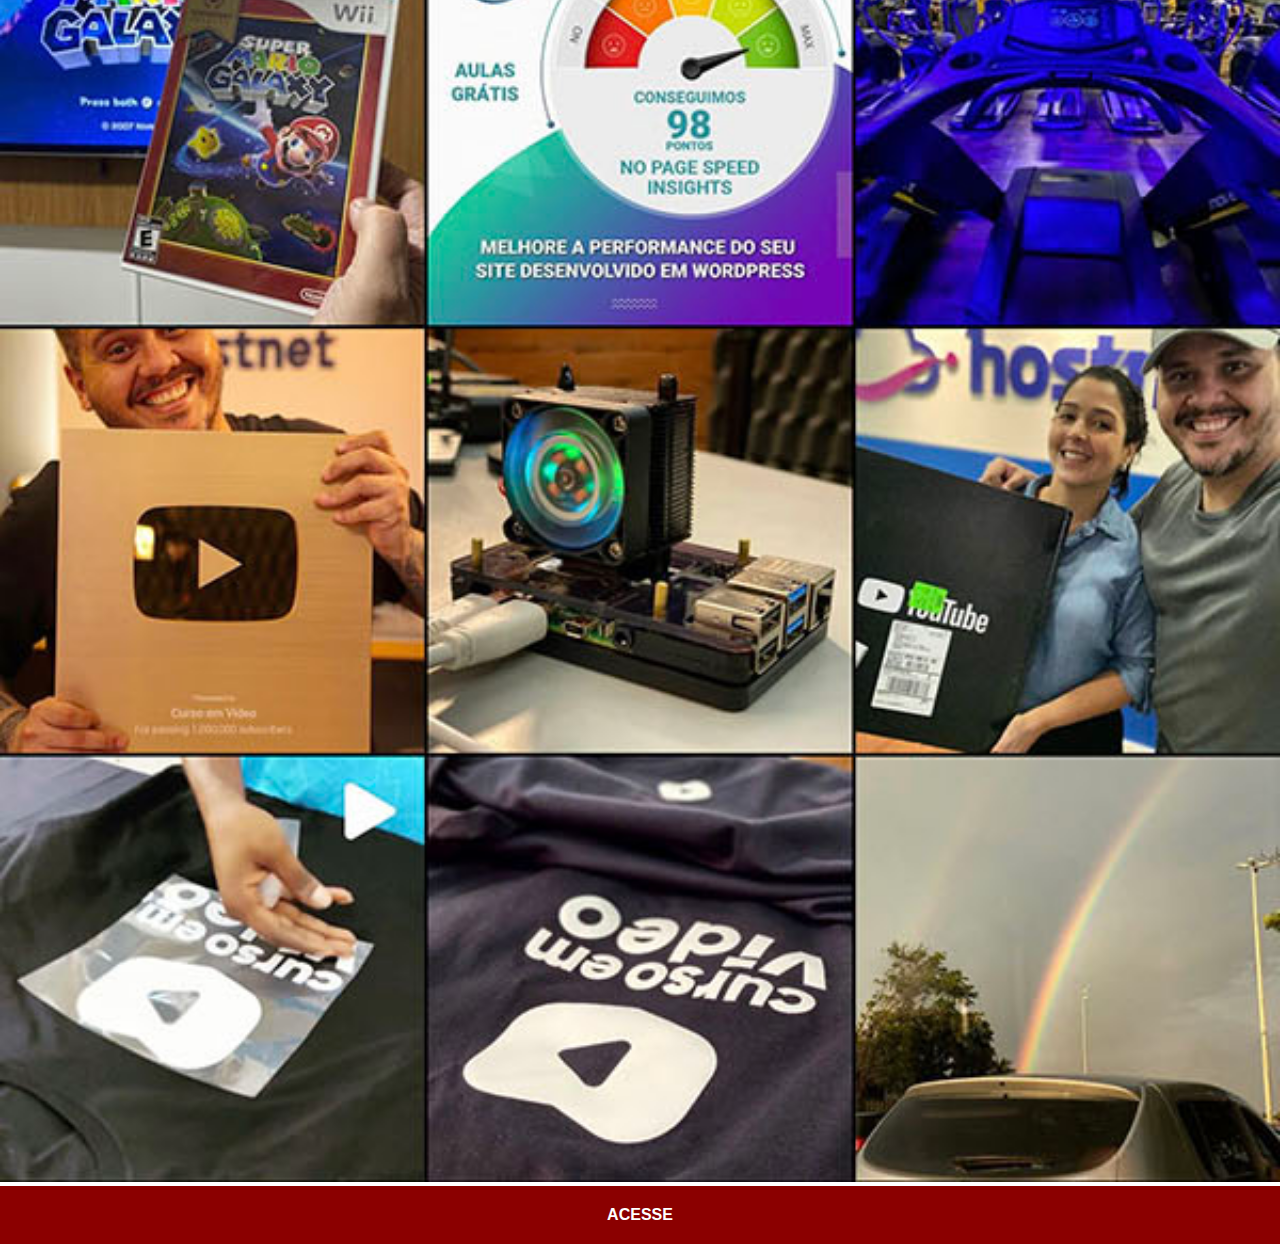
<file: instagram.html>
<!DOCTYPE html>
<html lang="pt-br">
<head>
    <meta charset="UTF-8">
    <meta name="viewport" content="width=device-width, initial-scale=1.0">
    <title>Instagram</title>
    <link rel="stylesheet" href="estilos/estilo.css">
</head>
<body>
    <img src="imagens/tela-instagram.jpg" alt="Instagram">
    <a href="https://www.instagram.com/gustavoguanabara" target="_blank">ACESSE</a>
</body>
</html>
</file>
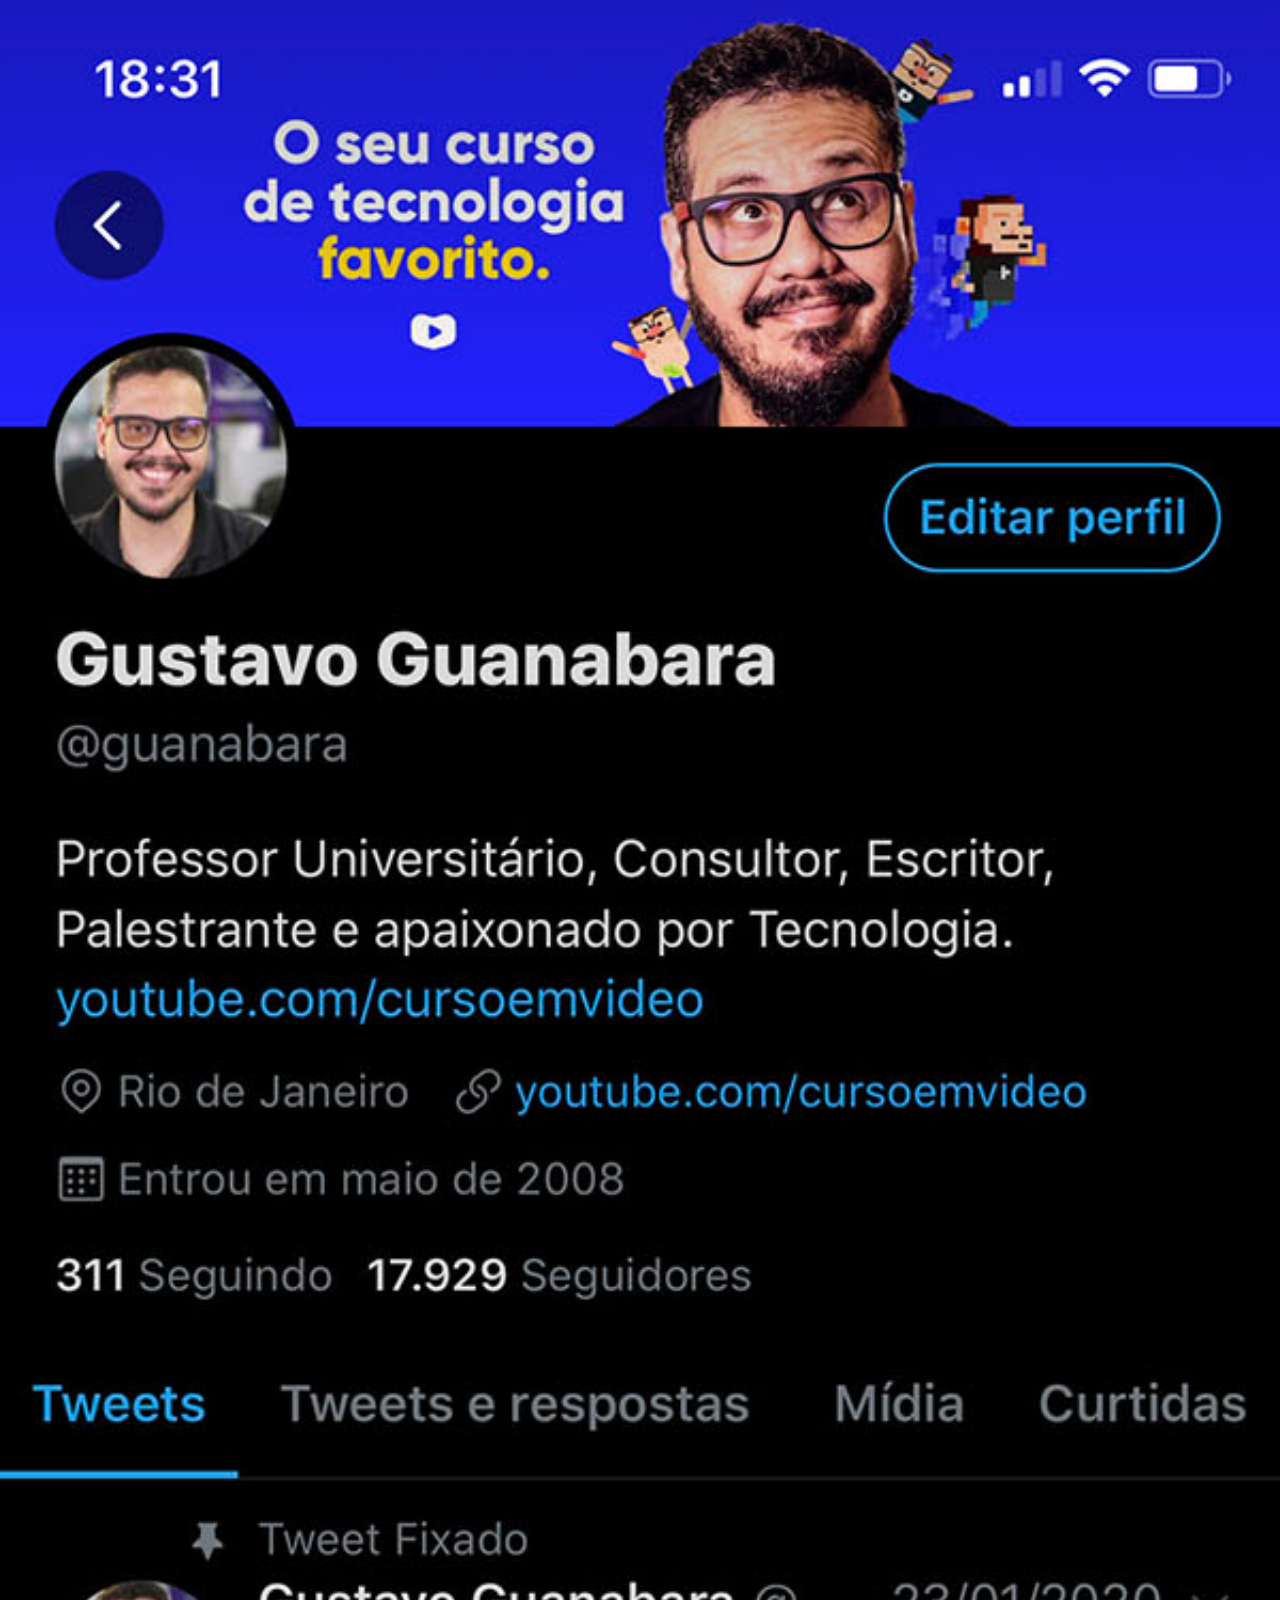
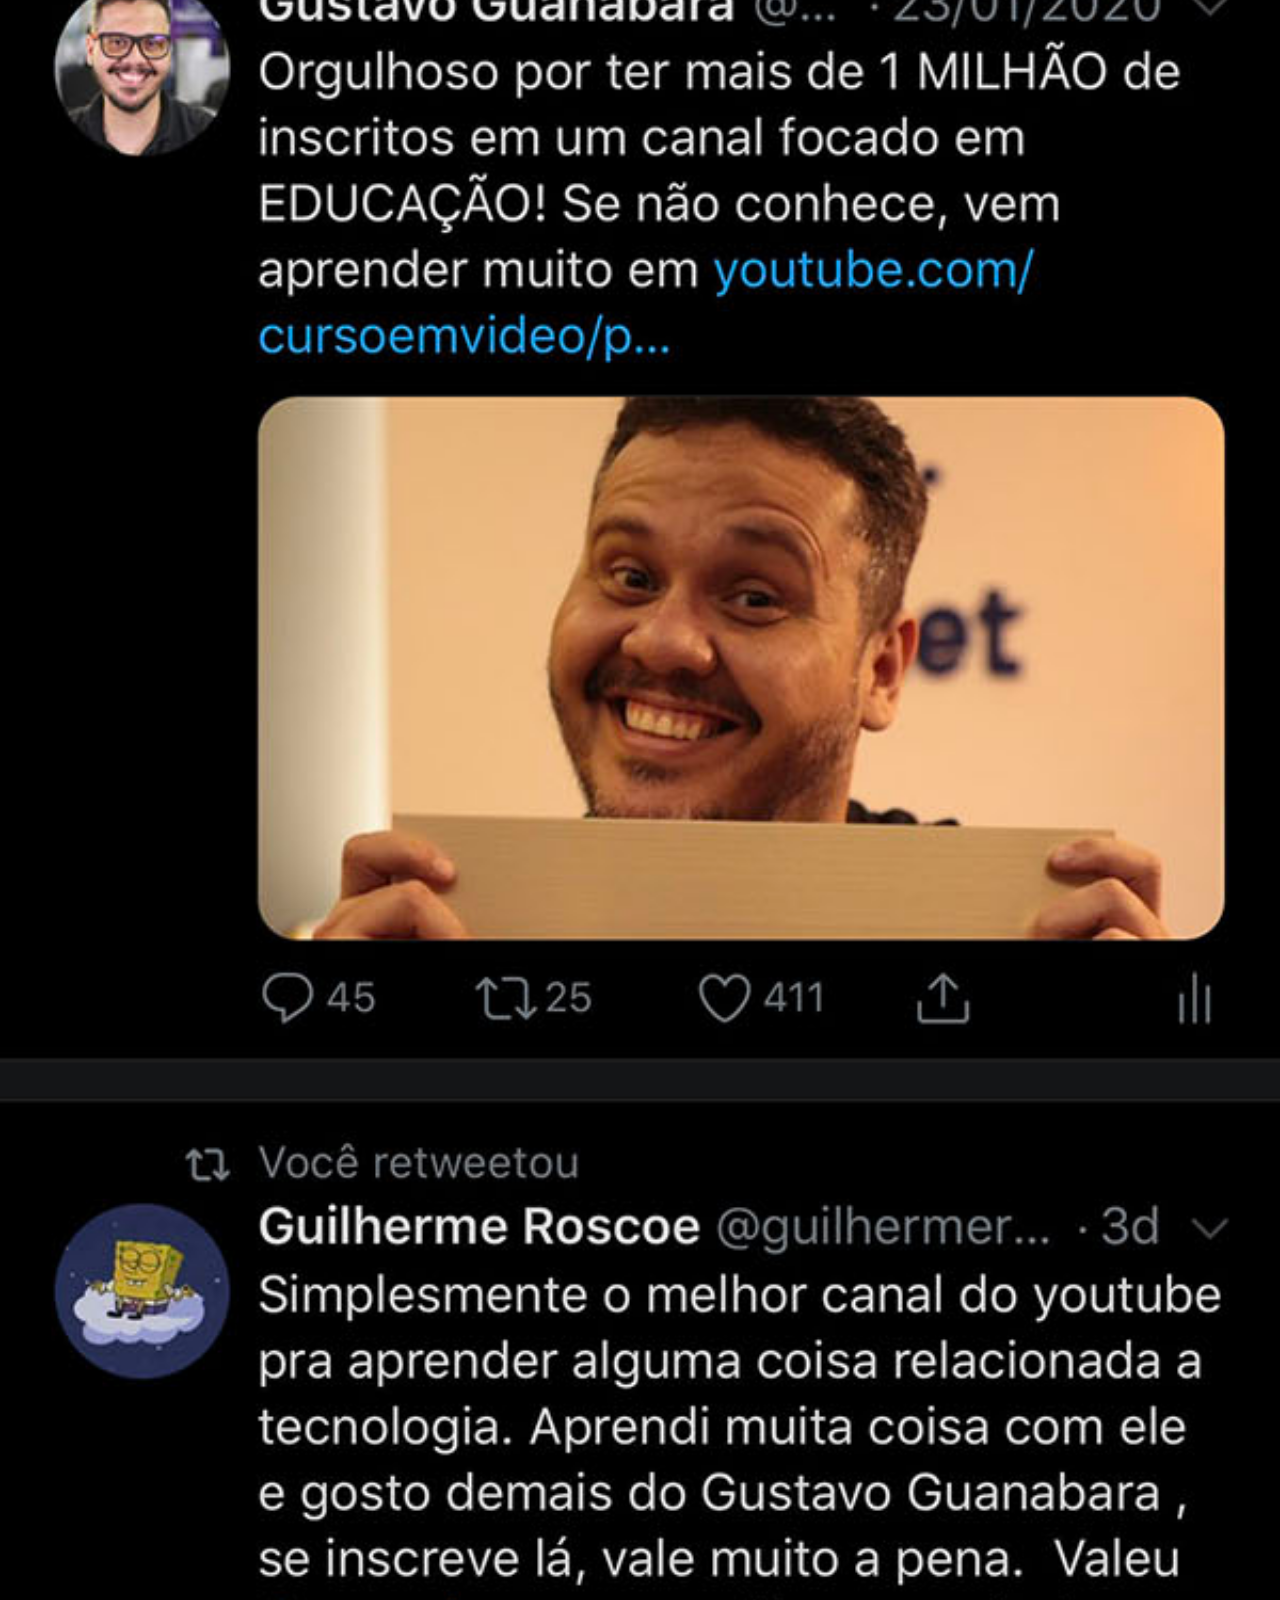
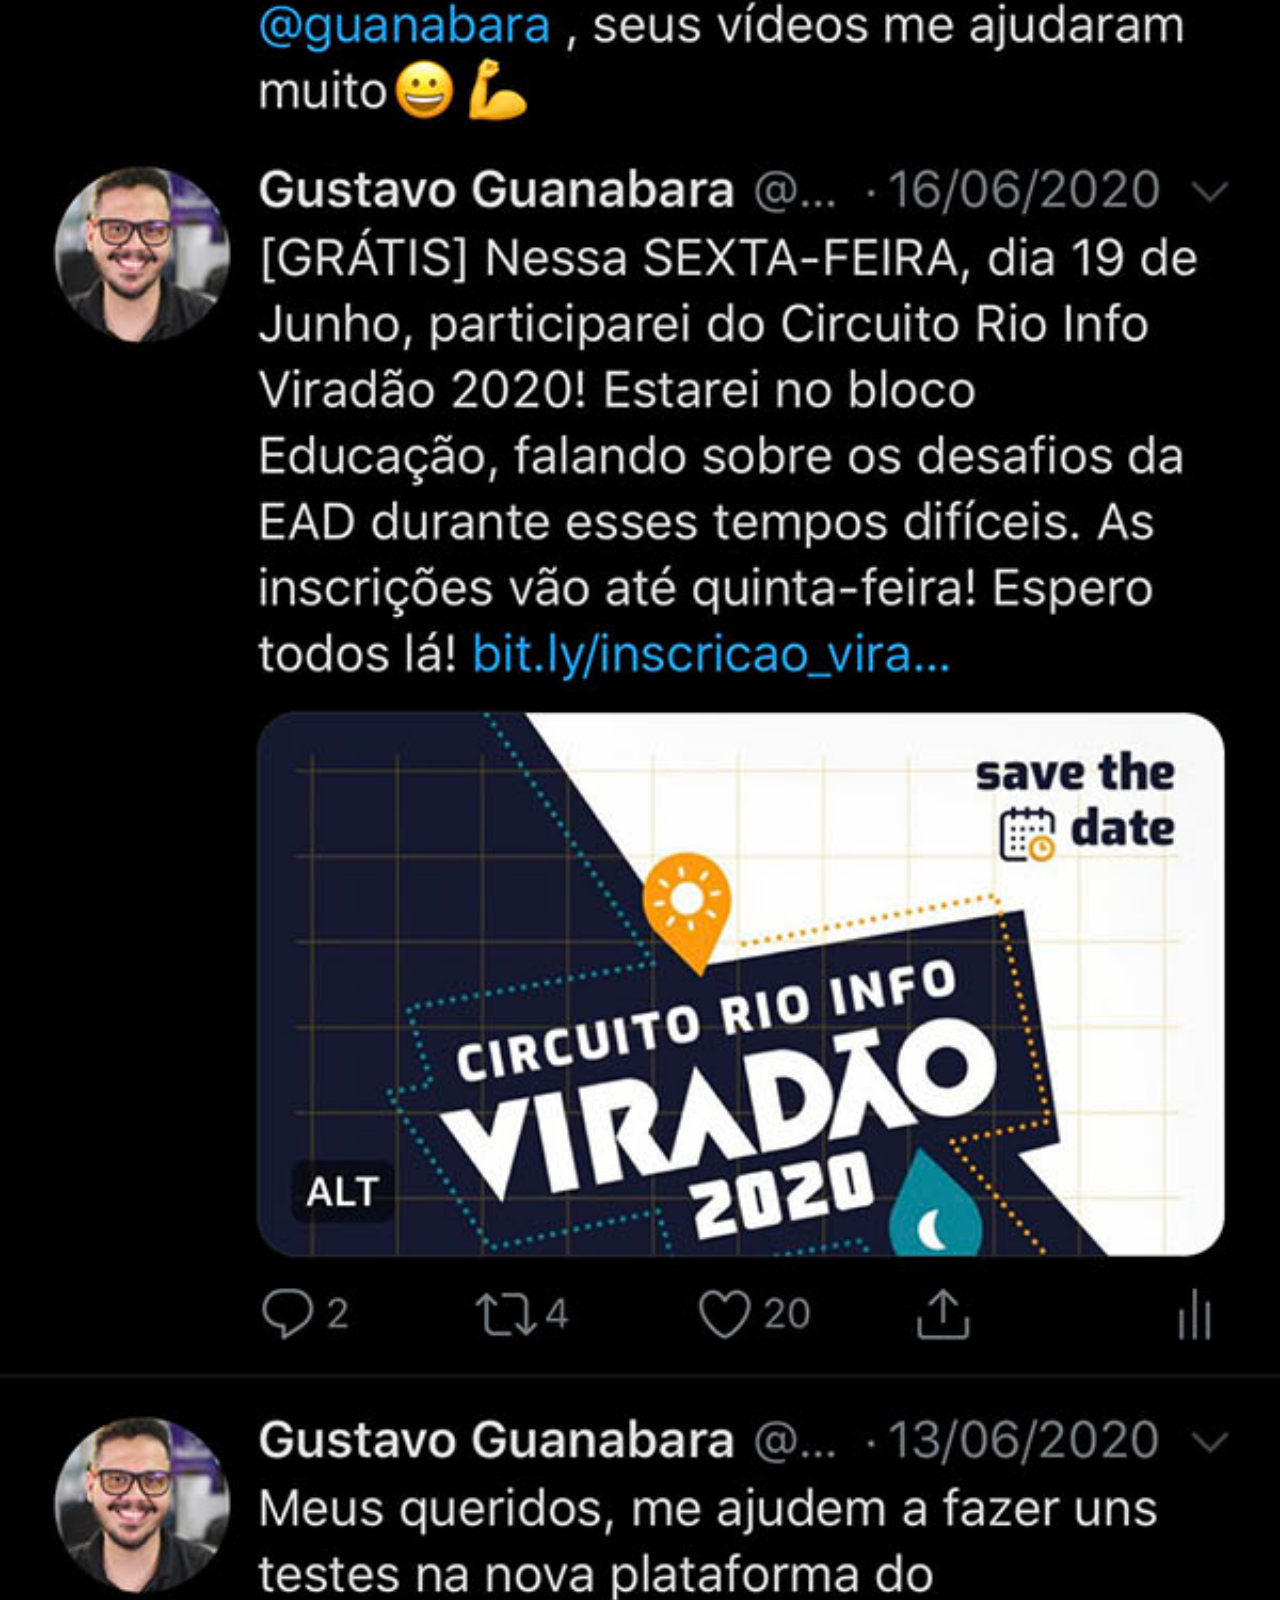
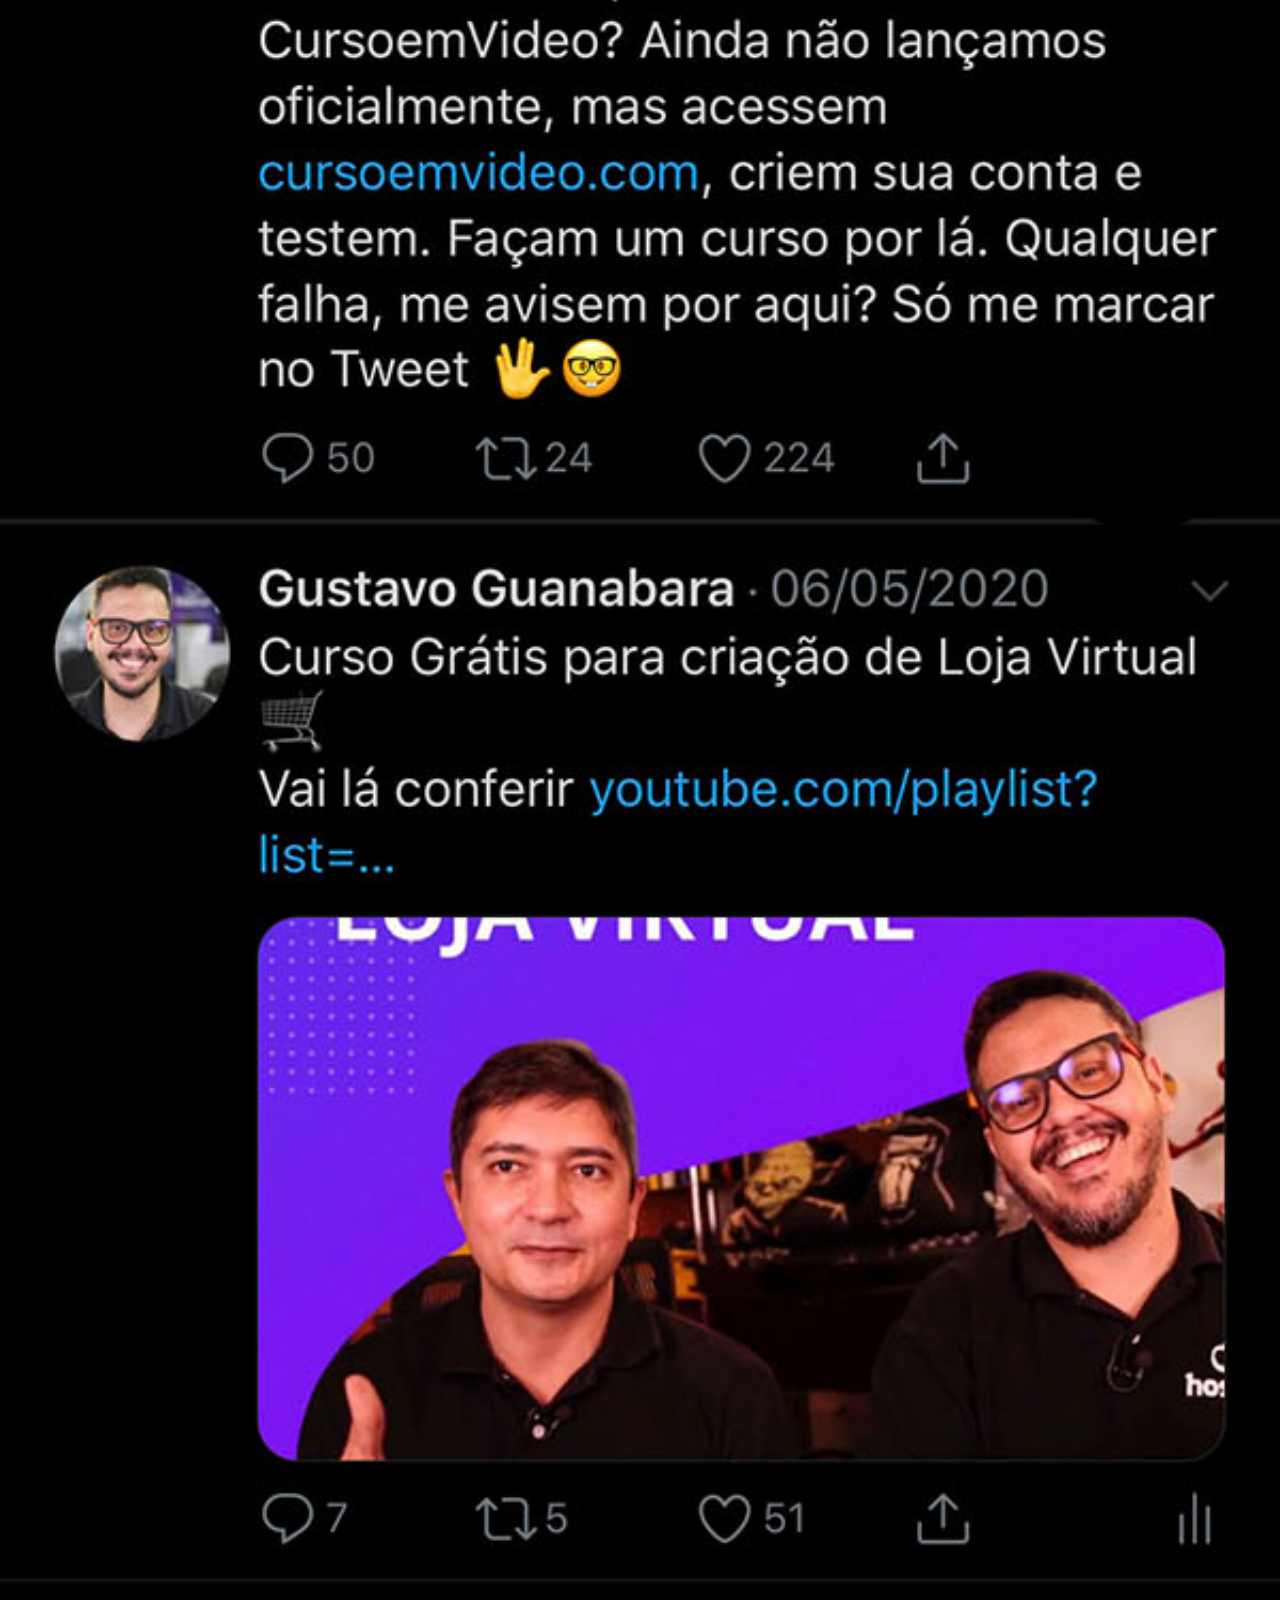
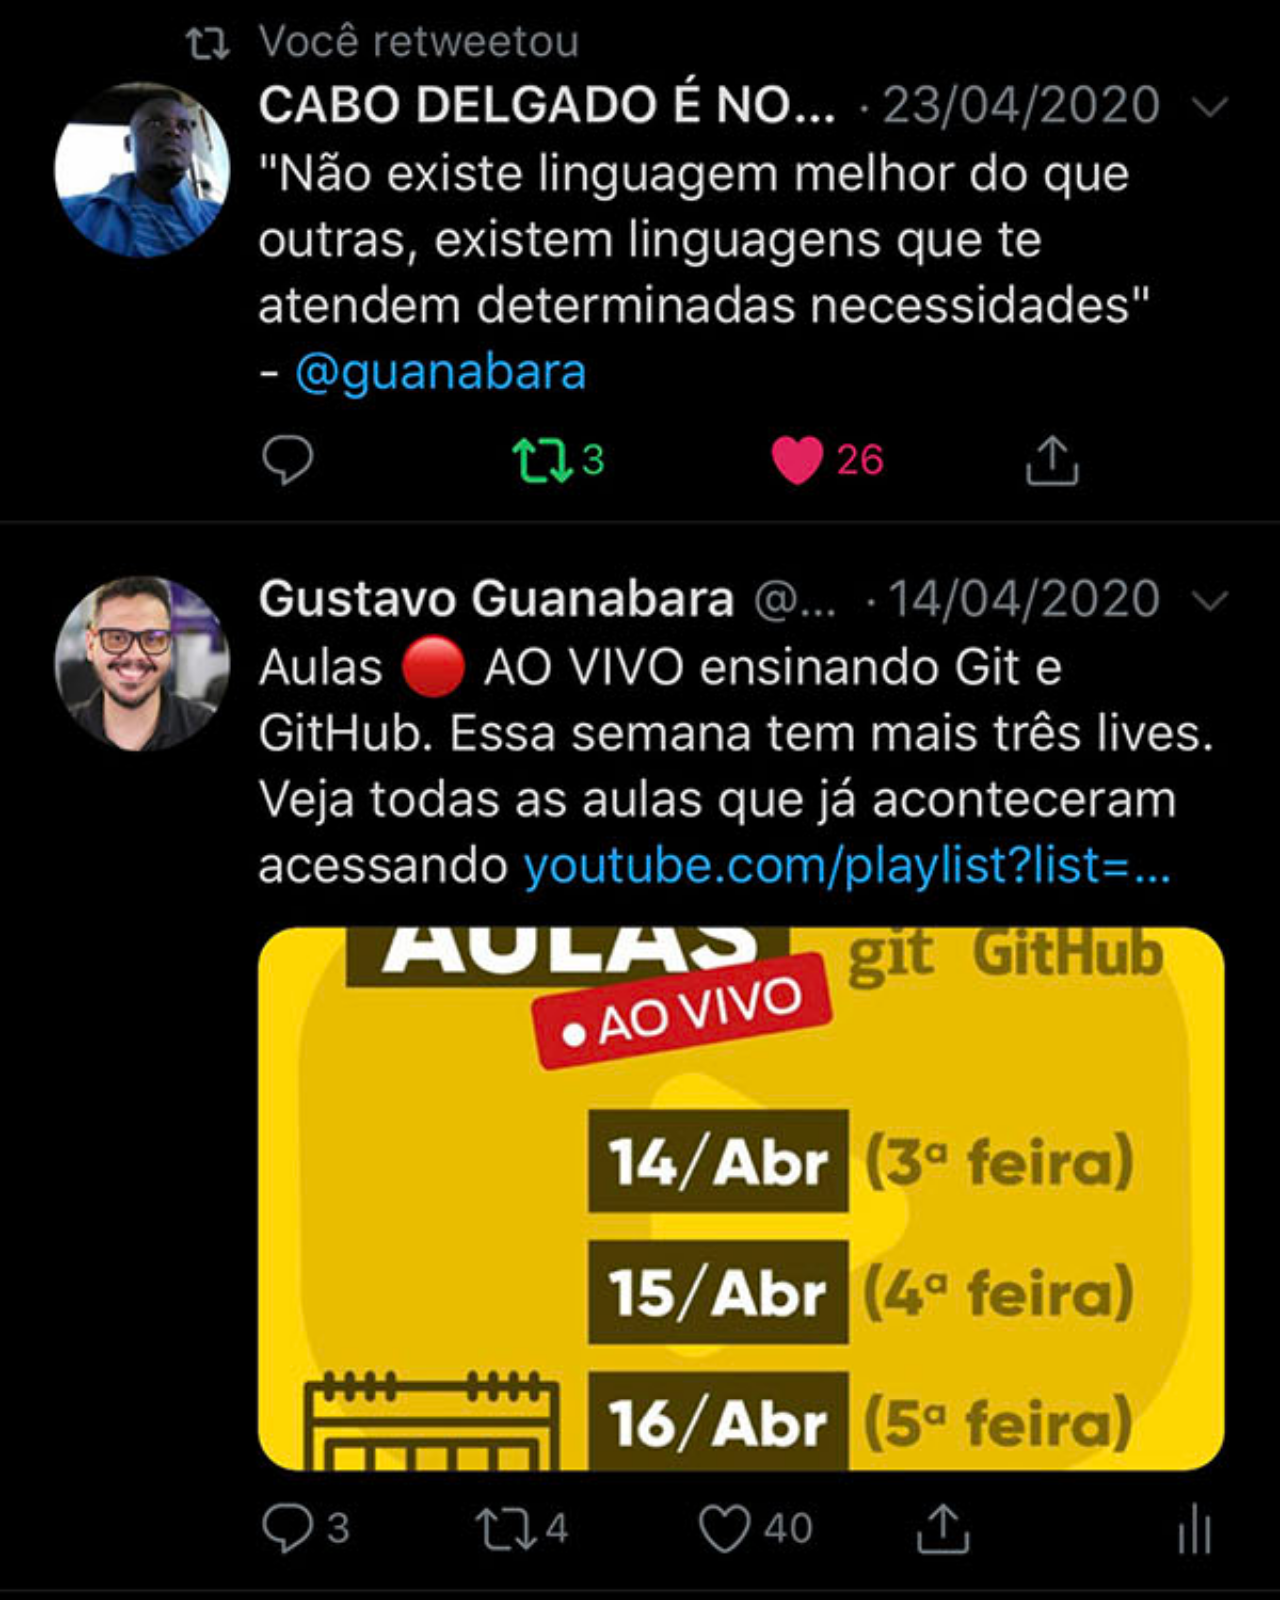
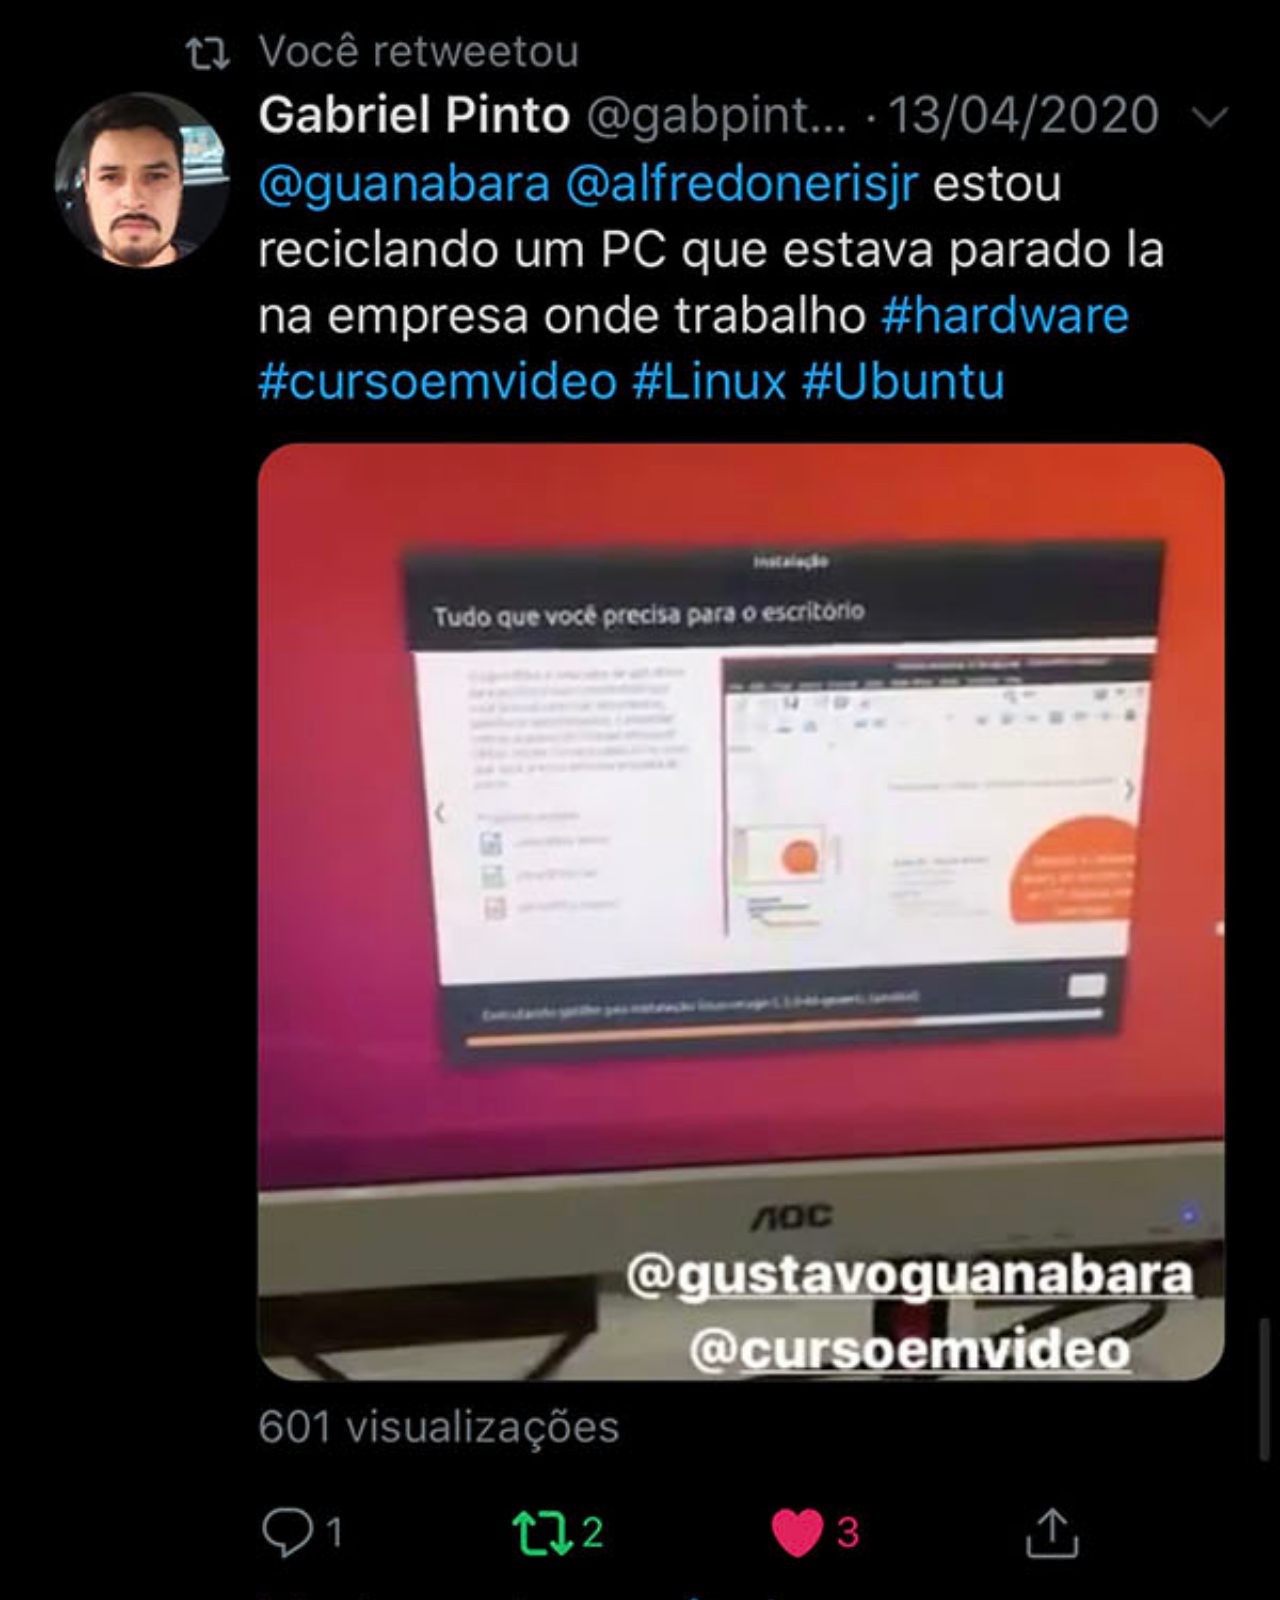
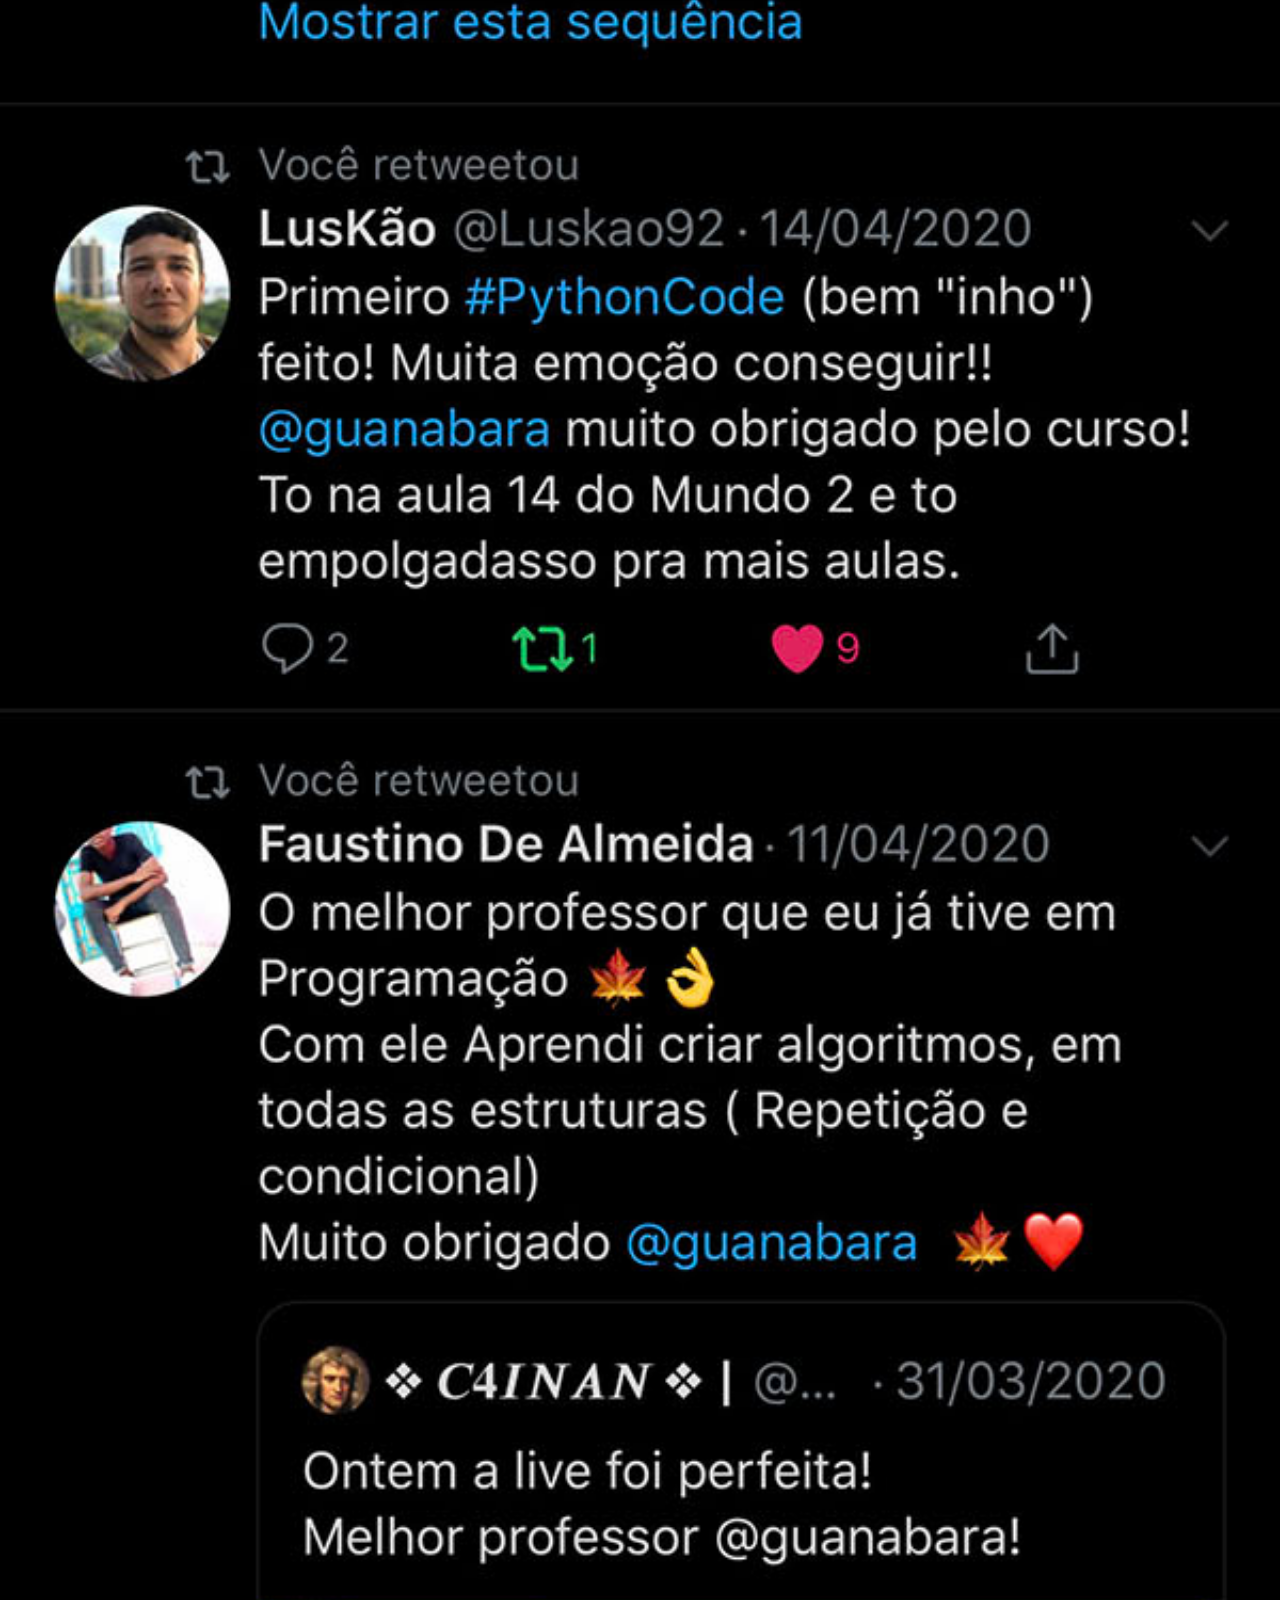
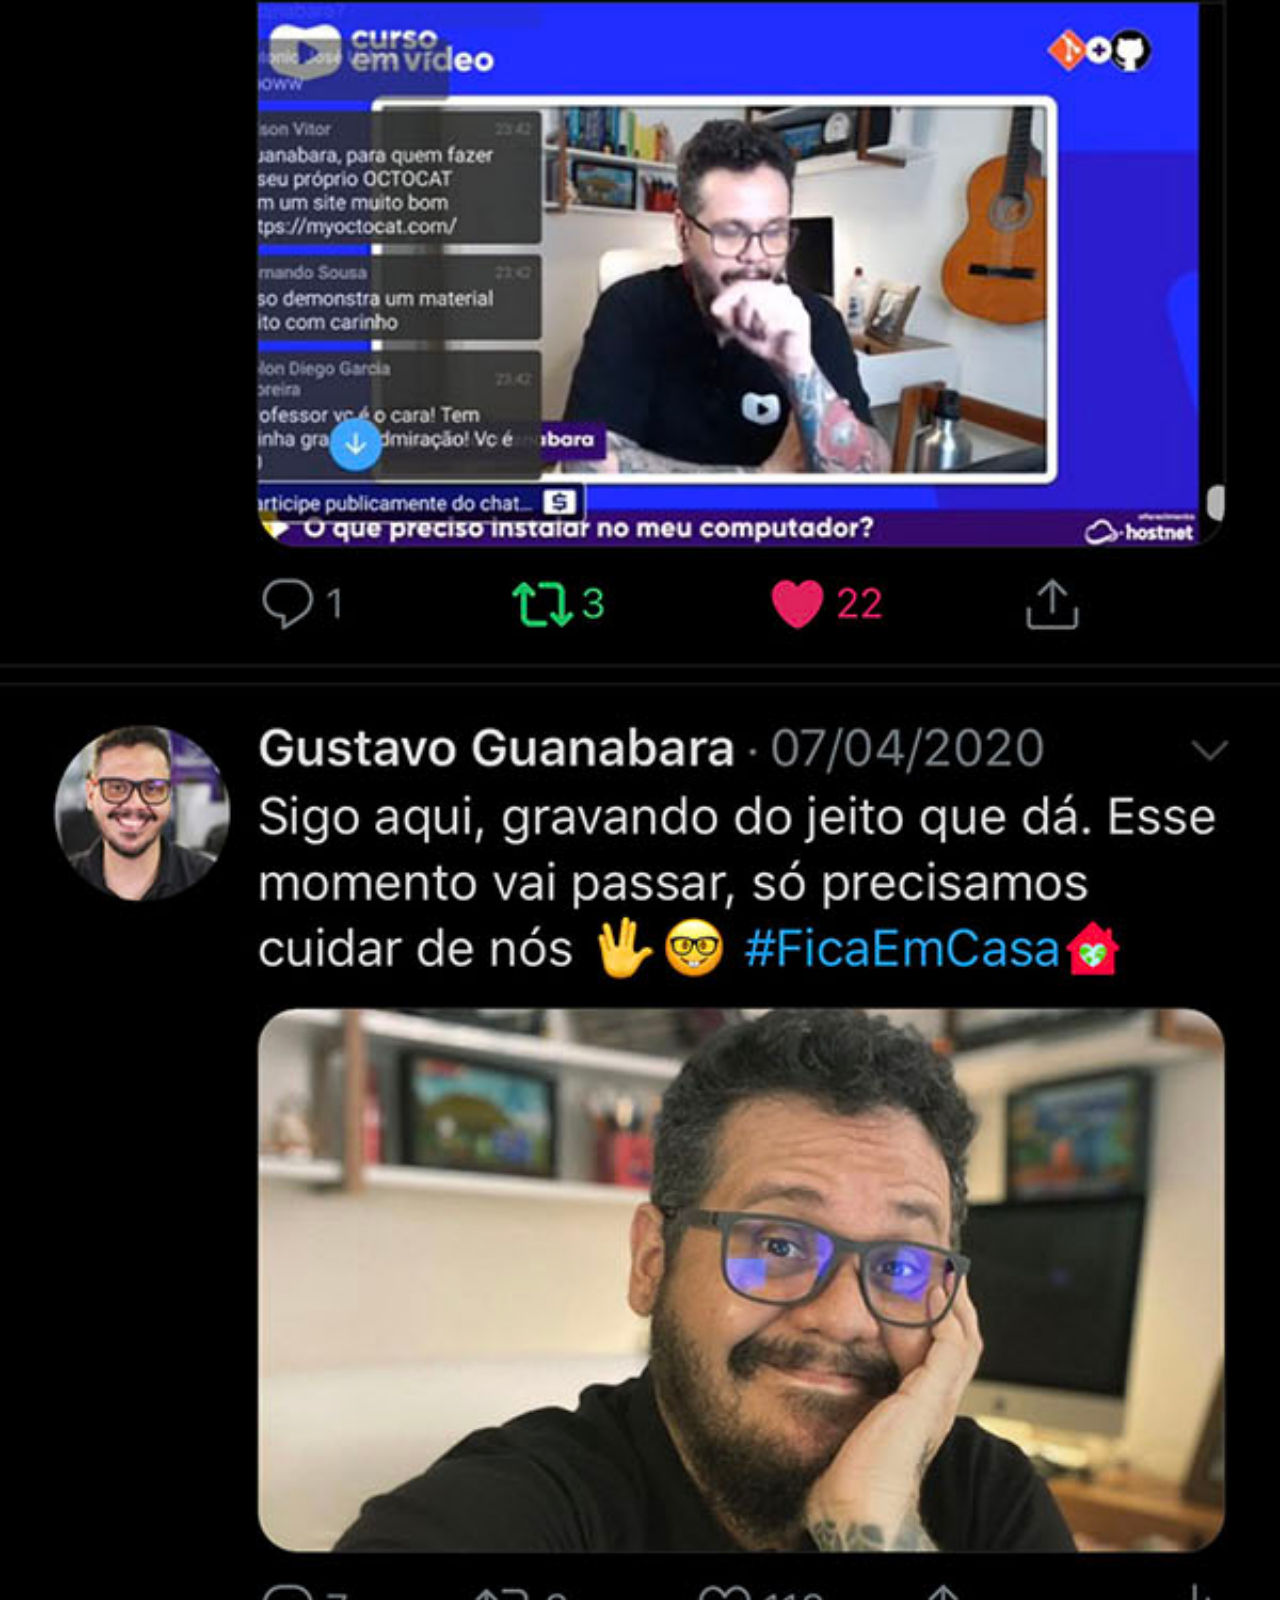
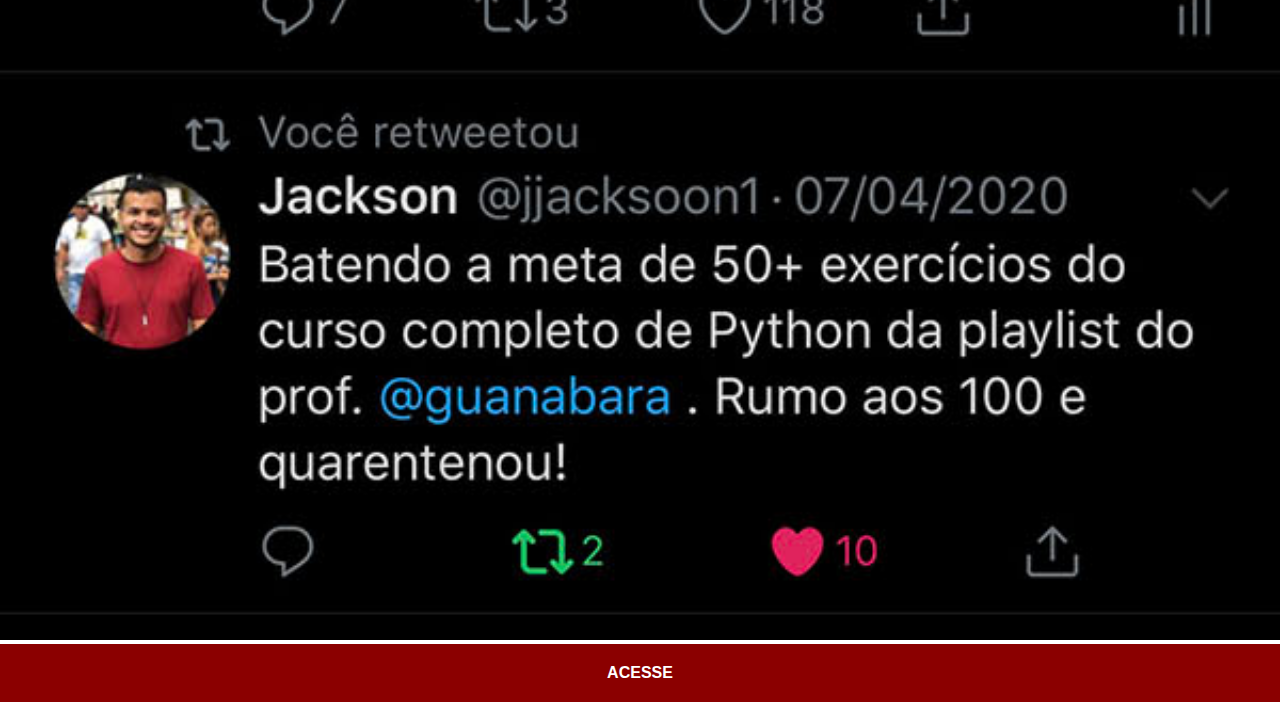
<file: twitter.html>
<!DOCTYPE html>
<html lang="pt-br">
<head>
    <meta charset="UTF-8">
    <meta name="viewport" content="width=device-width, initial-scale=1.0">
    <title>twitter</title>
    <link rel="stylesheet" href="estilos/estilo.css">
</head>
<body>
    <img src="imagens/tela-twitter.jpg" alt="twitter">
    <a href="https://twitter.com">ACESSE</a>
</body>
</html>
</file>
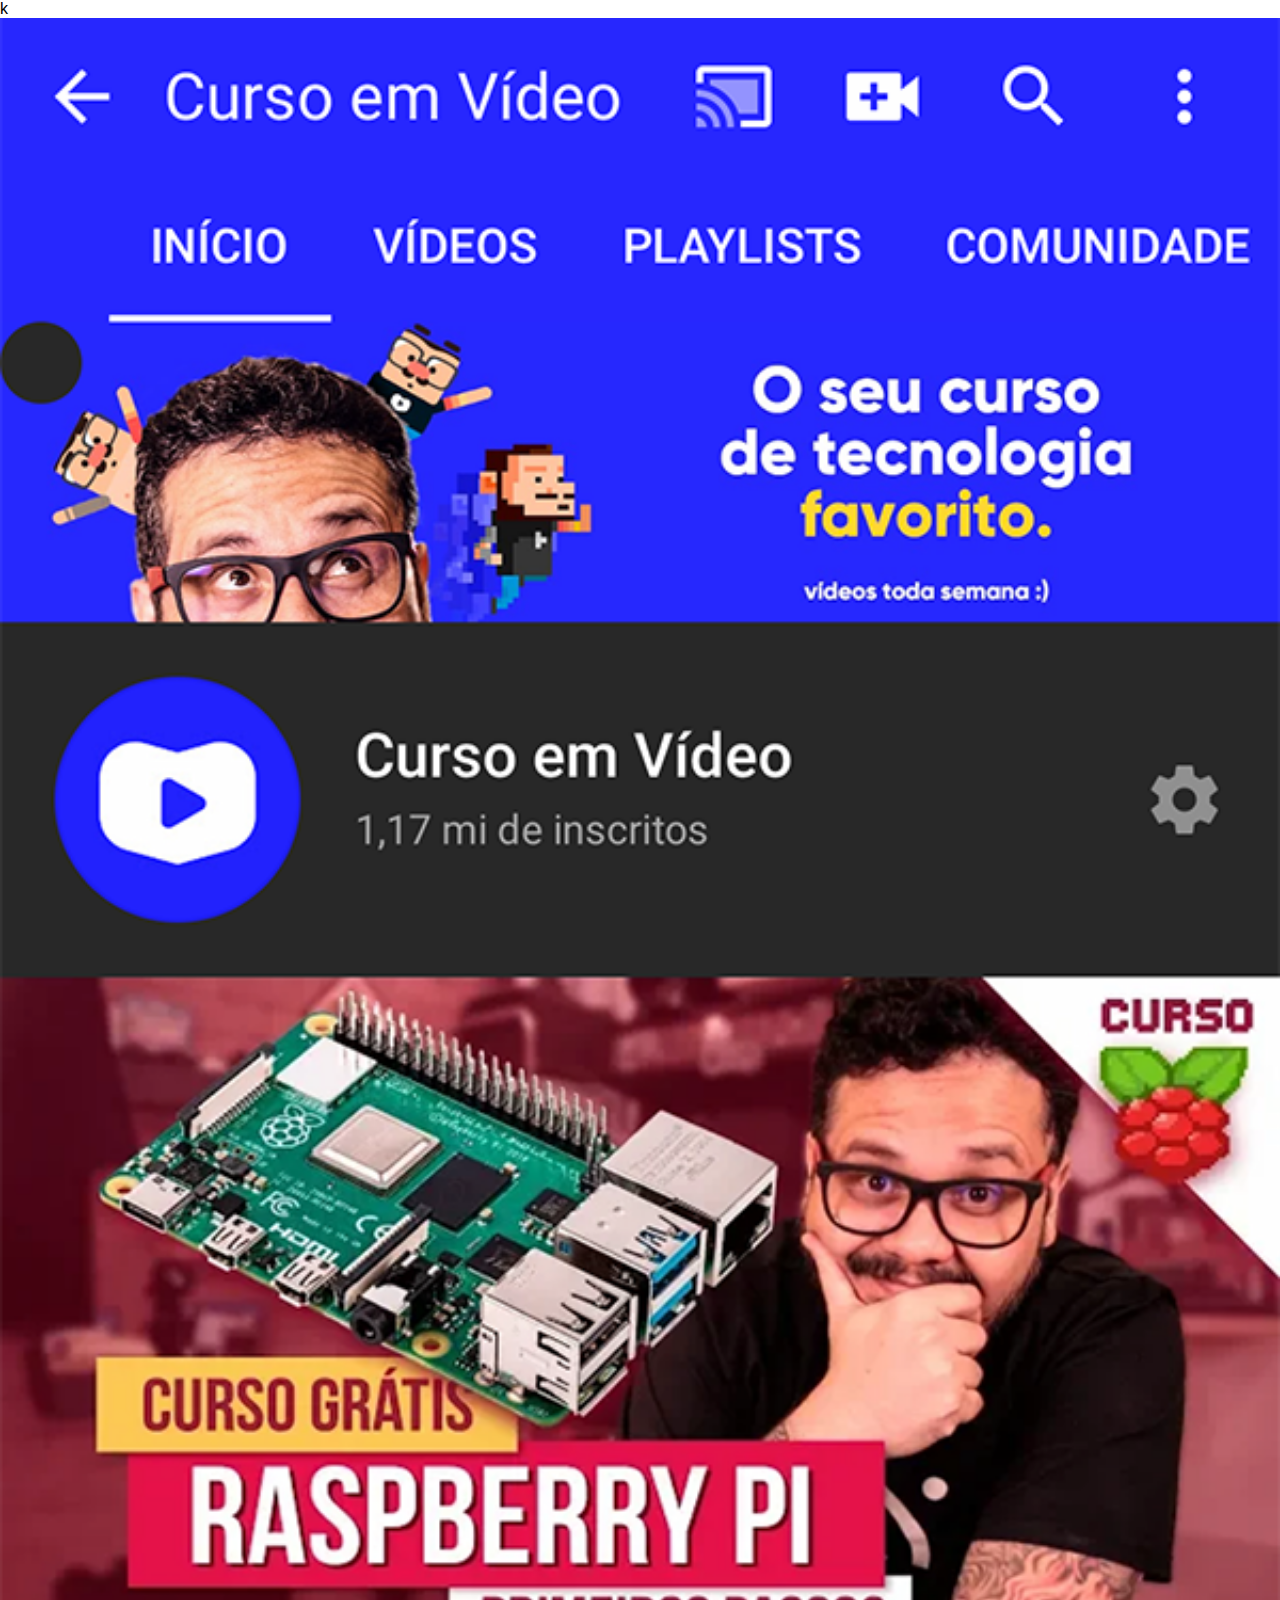
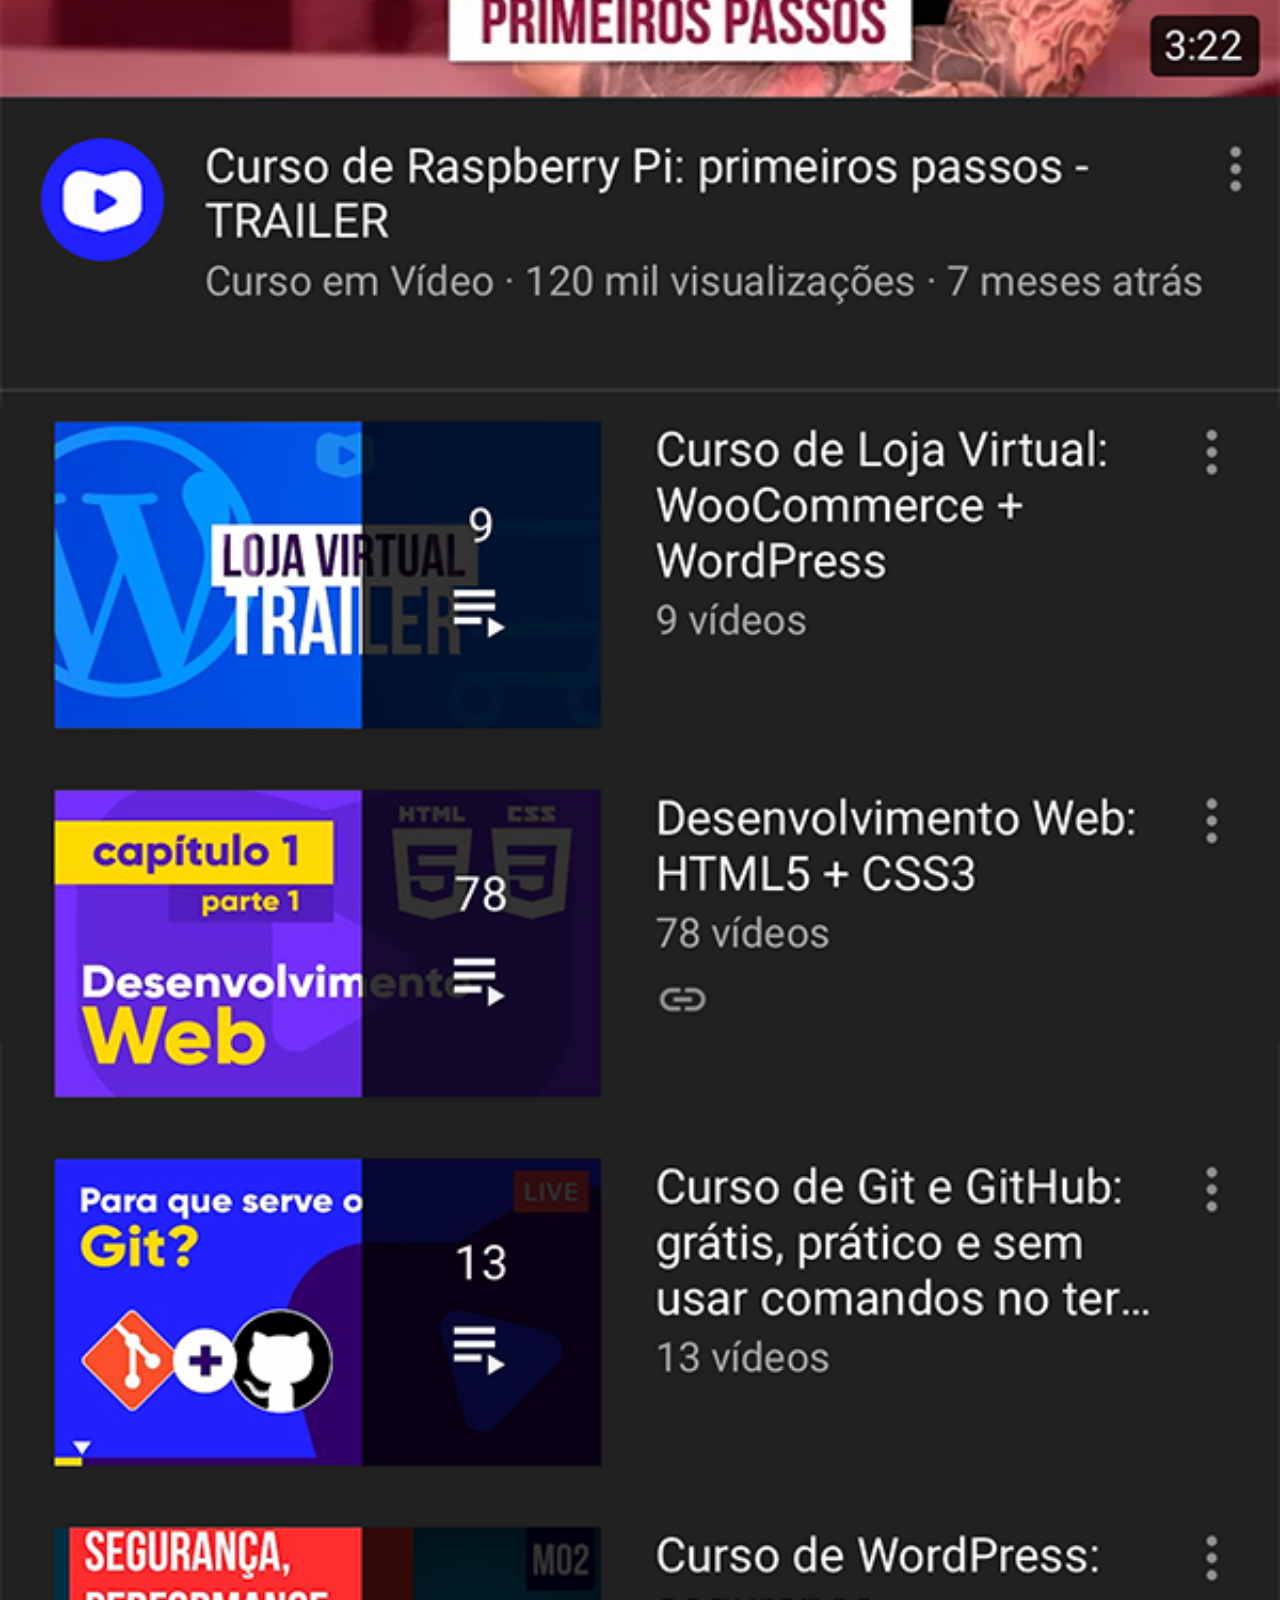
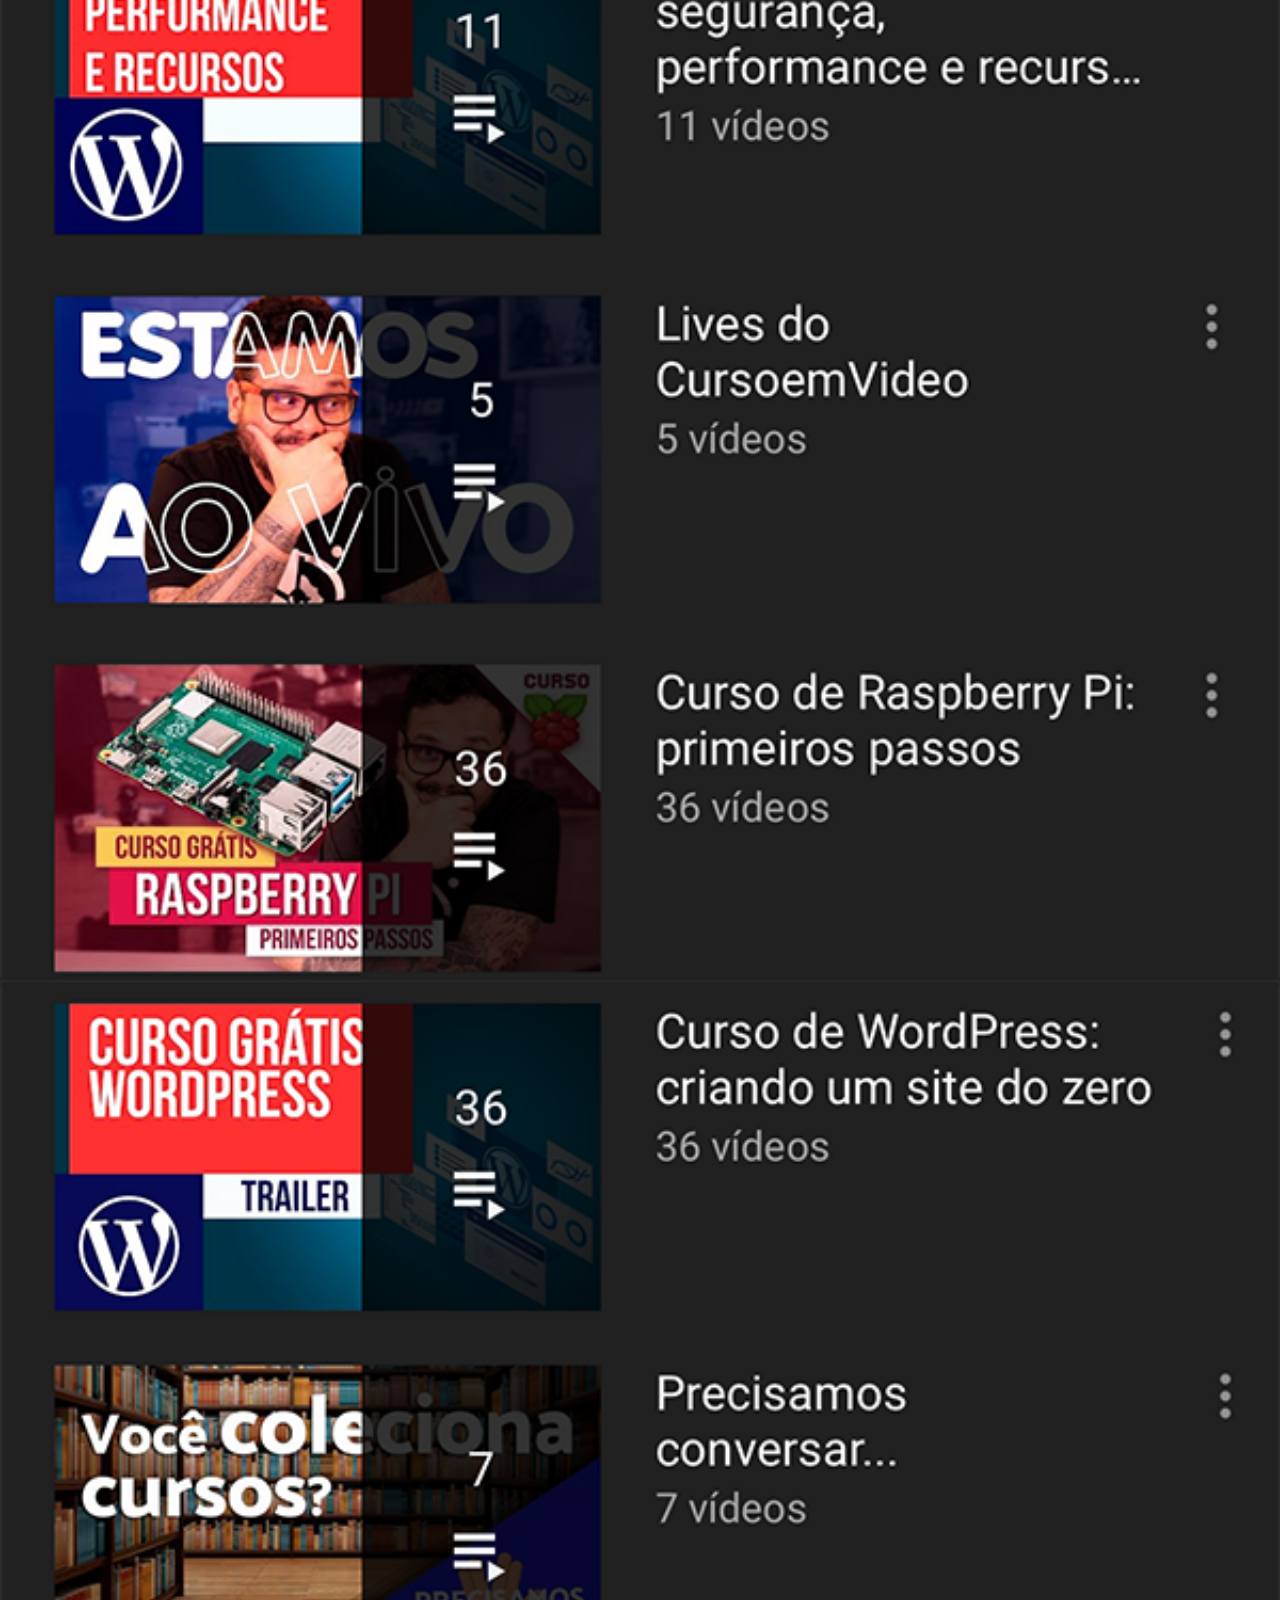
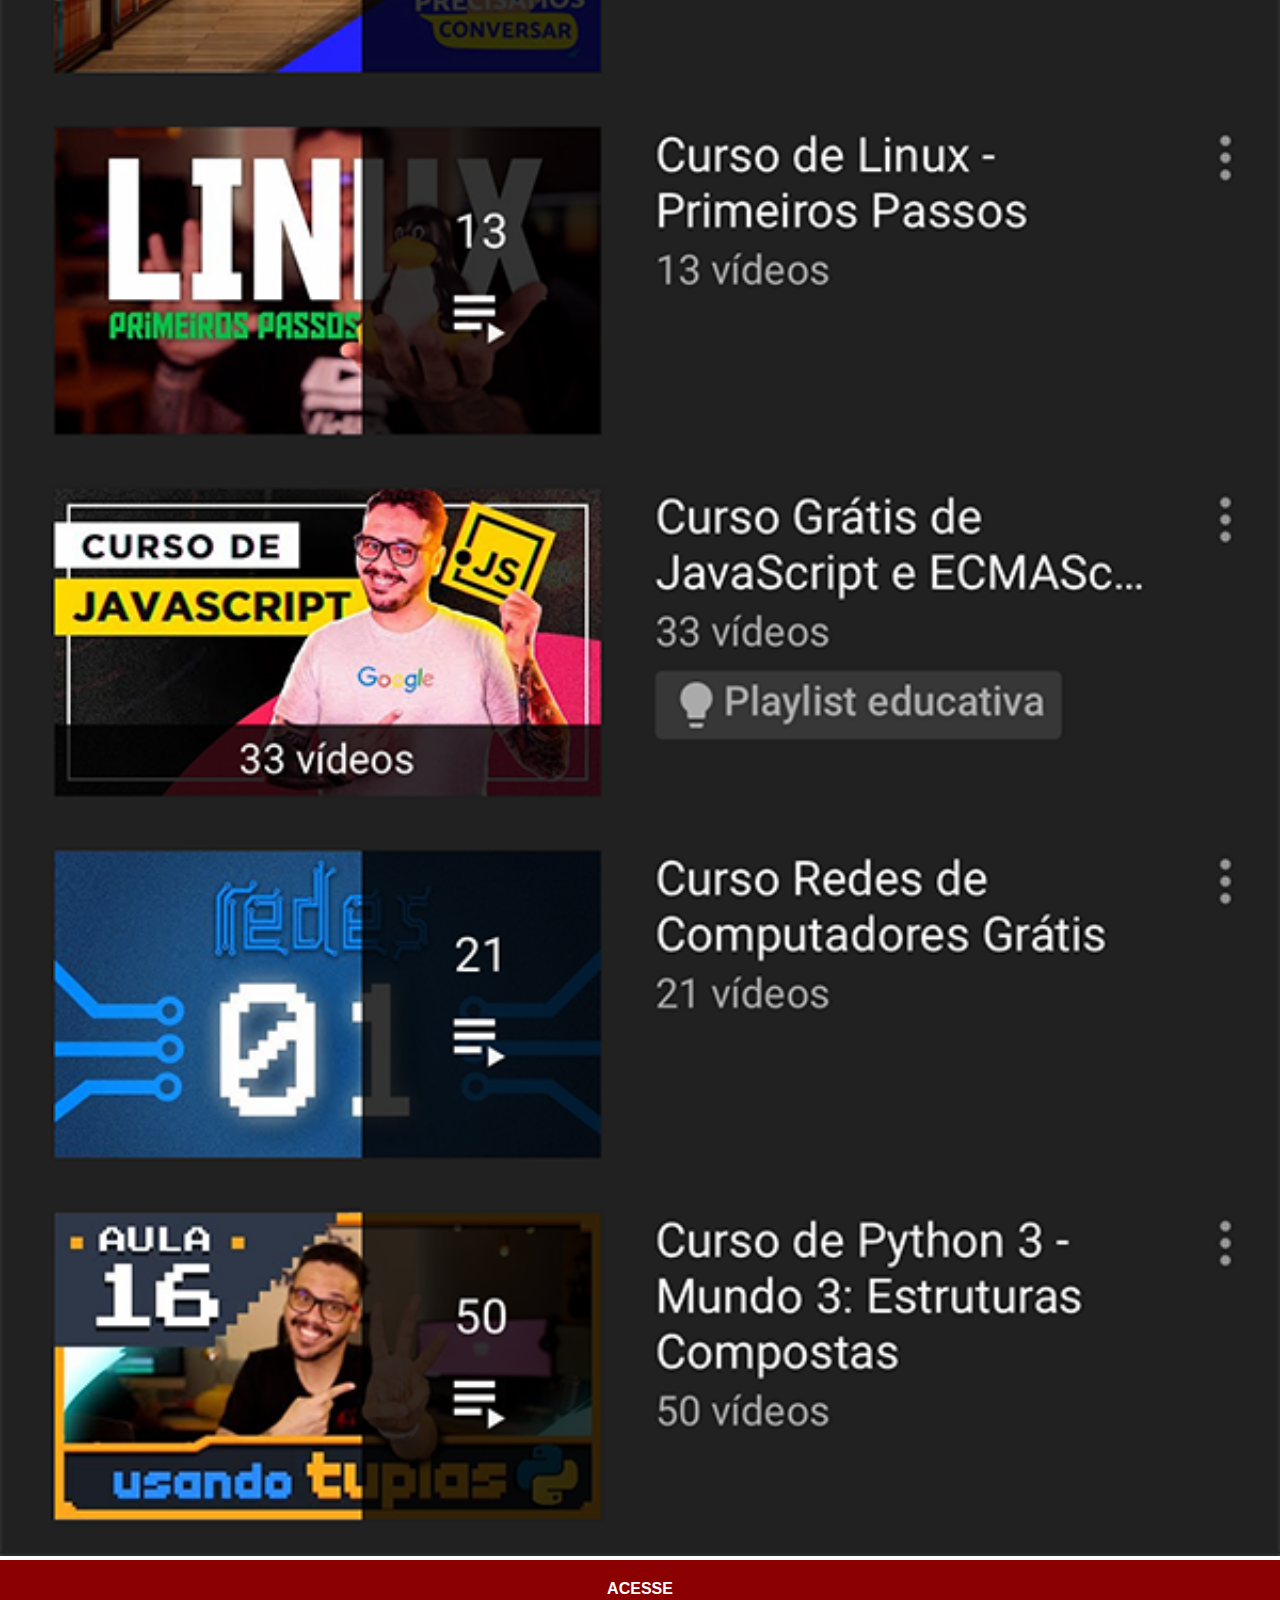
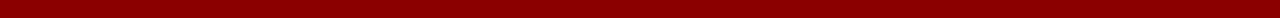
<file: youtube.html>
<!DOCTYPE html>
<html lang="pt-br">
<head>
    <meta charset="UTF-8">
    <meta name="viewport" content="width=device-width, initial-scale=1.0">
    <title>Youtube</title>
    <link rel="stylesheet" href="estilos/estilo.css">k
</head>
<body>
    <img src="imagens/tela-youtube.png" alt="Youtube">
    <a href="https://www.youtube.com/cursoemvideo" target="_blank">ACESSE</a>
</body>
</html>
</file>
<file: estilos/style.css>
@charset "UTF-8";

*{
    margin: 0;
    padding: 0;
    font-family: Arial, Helvetica, sans-serif;
}

html, body{
    height: 100vh;
    width: 100vw;
}

body{
    background-image: url(../imagens/fundo-madeira.jpg);
    background-repeat: no-repeat;
    background-position: top center;
    background-size: cover;
    background-attachment: fixed;
    
}
main{
    height: 100vh;
    position: relative;
    

}

section#telefone{
    position: absolute;
    top: 50%;
    left: 50%;
    transform: translate(-50%, -50%);

    height: 627px;
    width: 311px;
    background-image: url(../imagens/frame-iphone.png);
    background-repeat: no-repeat;
}

#tela{
    position: relative;
    top: 80px;
    left: 23px;
    width: 267px;
    height: 471px;
}

#redes{
    text-align: right;
}

section#redes img{
    border-radius: 100%;
    width: 50px;
    margin: 10px;
    box-shadow: 2px 2px 5px rgba(0, 0, 0, 0.37);
    box-sizing: border-box;

}

#redes img:hover{
    border: 2px solid rgba(255, 255, 255, 0.534);
    transform: translate(-3px,-3px);
    box-shadow: 5px 5px 10px rgba(0, 0, 0, 0.555);
    transition: transform .3s, border 1s;
}
</file>
<file: estilos/estilo.css>
@charset "UTF-8";

*{
    padding: 0;
    margin: 0;
    font-family: Arial, Helvetica, sans-serif ;
}
::-webkit-scrollbar{
    width: 0px;
    height: 0px;
}
a{
    display: block;
    background-color: darkred;
    padding: 20px;
    color: white;
    text-align: center;
    font-weight: bolder;
    text-decoration: none;
}
img{
    width: 100vw;
}

a:hover{
    background-color: red;
}
</file>
